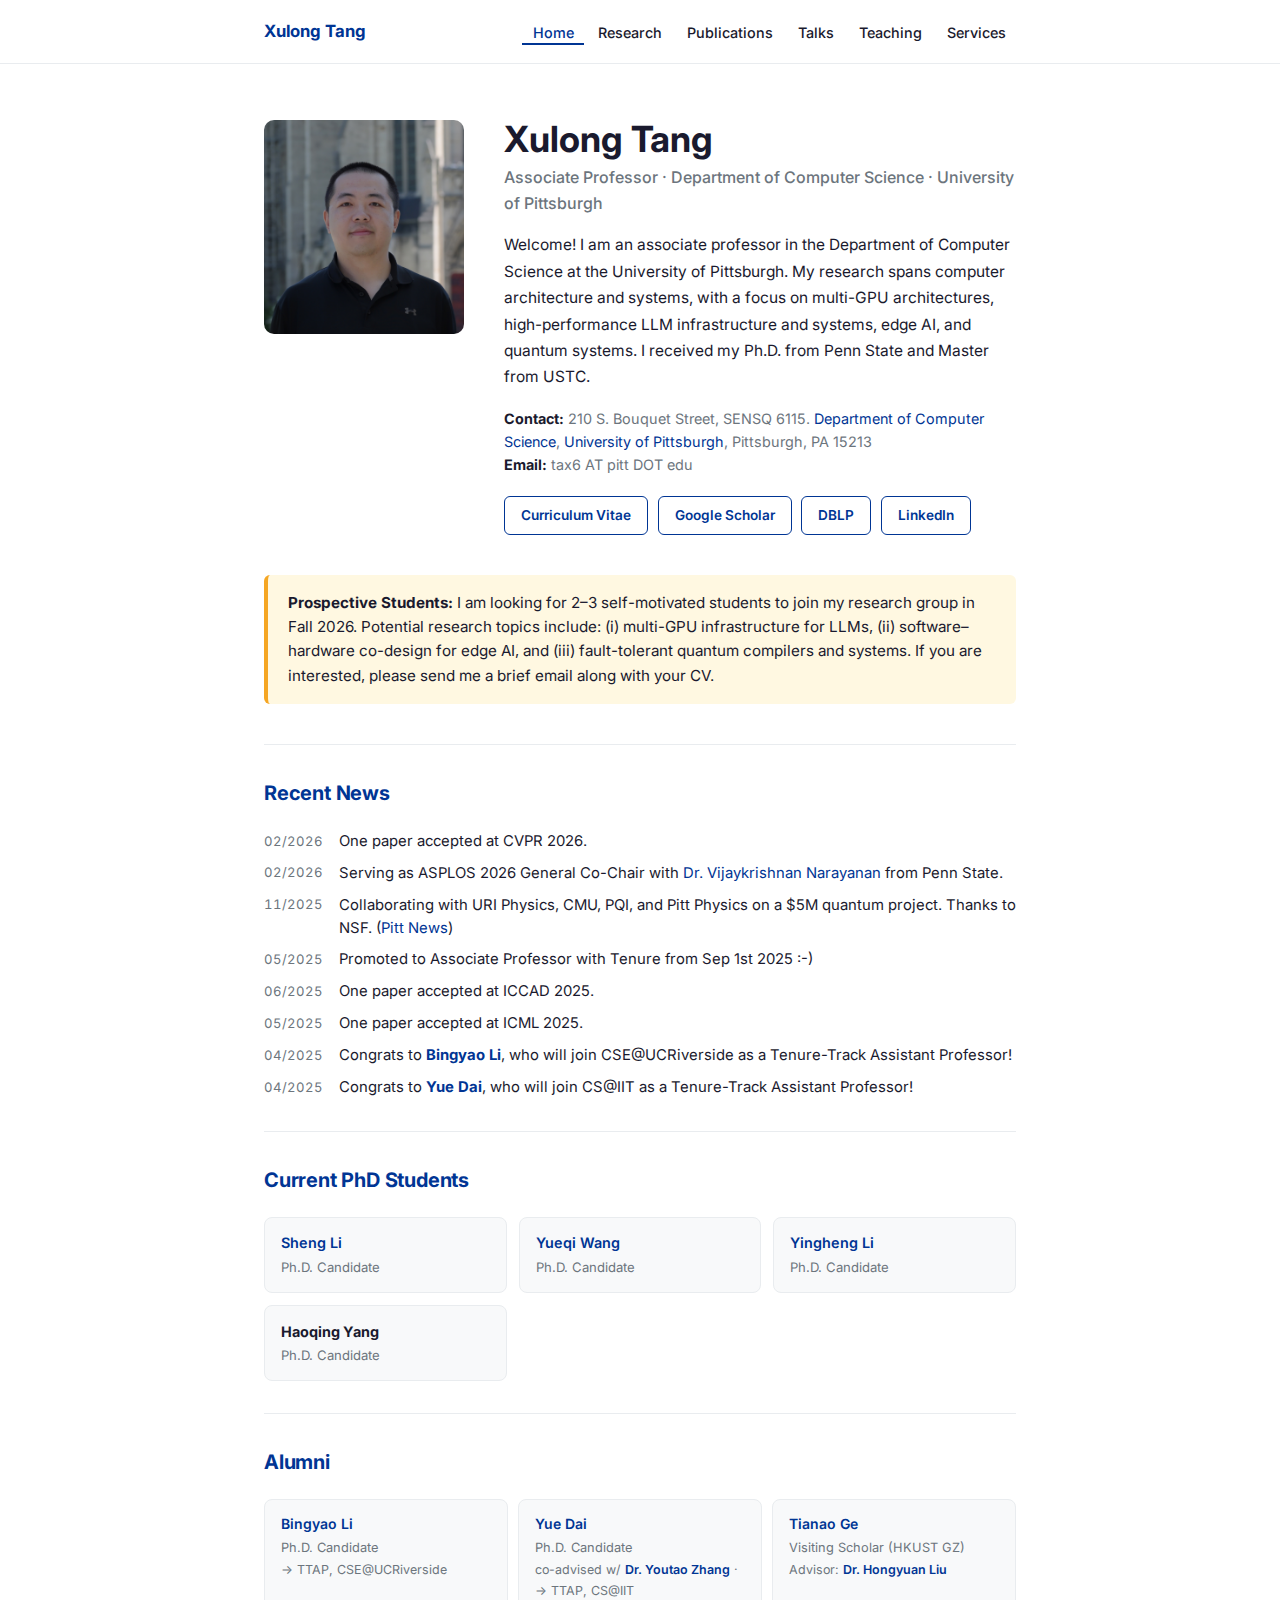
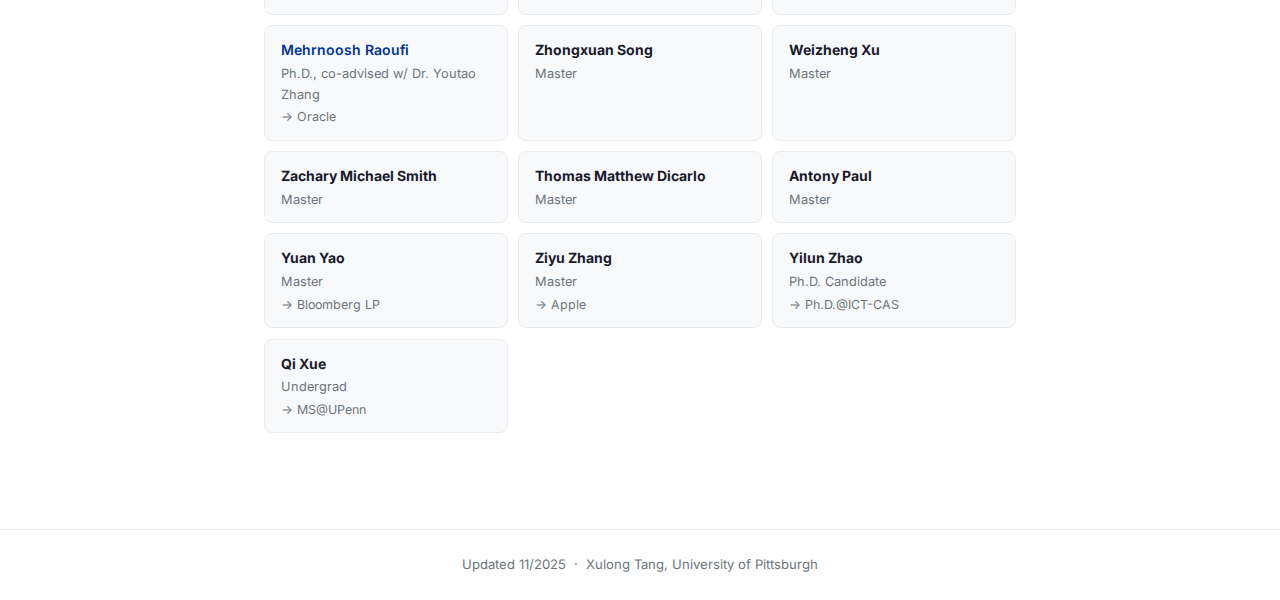
<file: index.html>
<!DOCTYPE html>
<html lang="en">
<head>
  <meta charset="UTF-8">
  <meta name="viewport" content="width=device-width, initial-scale=1.0">
  <title>Xulong Tang</title>
  <meta name="description" content="Xulong Tang — Associate Professor, Computer Science, University of Pittsburgh">
  <meta name="keywords" content="Xulong Tang, computer architecture, GPU, LLM, quantum computing, edge AI, Pitt">
  <link rel="preconnect" href="https://fonts.googleapis.com">
  <link rel="preconnect" href="https://fonts.gstatic.com" crossorigin>
  <link href="https://fonts.googleapis.com/css2?family=Inter:wght@400;500;600;700&display=swap" rel="stylesheet">
  <link rel="stylesheet" href="./css/main.css">
</head>
<body>

<!-- ── Navigation ─────────────────────────────────────────── -->
<nav class="site-nav">
  <div class="nav-inner">
    <a class="nav-brand" href="./index.html">Xulong Tang</a>
    <button class="nav-toggle" aria-label="Toggle navigation">
      <span></span><span></span><span></span>
    </button>
    <ul class="nav-links">
      <li><a href="./index.html">Home</a></li>
      <li><a href="./research.html">Research</a></li>
      <li><a href="./publications.html">Publications</a></li>
      <li><a href="./talks.html">Talks</a></li>
      <li><a href="./teaching.html">Teaching</a></li>
      <li><a href="./services.html">Services</a></li>
    </ul>
  </div>
</nav>

<main>
<div class="container">

  <!-- ── Hero ───────────────────────────────────────────── -->
  <section class="hero">
    <div class="hero-inner">
      <div class="hero-photo">
        <img src="./index_files/photo.jpg" alt="Xulong Tang" width="200">
      </div>
      <div class="hero-content">
        <h1 class="hero-name">Xulong Tang</h1>
        <p class="hero-title">Associate Professor &middot; Department of Computer Science &middot; University of Pittsburgh</p>
        <p class="hero-bio">
          Welcome! I am an associate professor in the Department of Computer Science at the University of Pittsburgh.
          My research spans computer architecture and systems, with a focus on multi-GPU architectures,
          high-performance LLM infrastructure and systems, edge AI, and quantum systems.
          I received my Ph.D. from Penn State and Master from USTC.
        </p>
        <p class="hero-contact">
          <strong>Contact:</strong> 210 S. Bouquet Street, SENSQ 6115.
          <a href="https://cs.pitt.edu/" target="_blank">Department of Computer Science</a>,
          <a href="https://www.pitt.edu/" target="_blank">University of Pittsburgh</a>, Pittsburgh, PA 15213<br>
          <strong>Email:</strong> tax6 AT pitt DOT edu
        </p>
        <div class="hero-links">
          <a class="btn" href="http://xzt102.github.io/XulongTang-Resume.pdf" target="_blank">Curriculum Vitae</a>
          <a class="btn" href="https://scholar.google.com/citations?user=jmjRUi4AAAAJ&hl=en" target="_blank">Google Scholar</a>
          <a class="btn" href="https://dblp.org/pers/hd/t/Tang:Xulong" target="_blank">DBLP</a>
          <a class="btn" href="https://www.linkedin.com/in/xulong-tang-14a6a393" target="_blank">LinkedIn</a>
        </div>
      </div>
    </div>
  </section>

  <!-- ── Recruitment Notice ─────────────────────────────── -->
  <div class="alert">
    <strong>Prospective Students:</strong> I am looking for 2&ndash;3 self-motivated students to join my research group
    in Fall 2026. Potential research topics include: (i)&nbsp;multi-GPU infrastructure for LLMs,
    (ii)&nbsp;software&ndash;hardware co-design for edge AI, and (iii)&nbsp;fault-tolerant quantum compilers and systems.
    If you are interested, please send me a brief email along with your CV.
  </div>

  <!-- ── Recent News ─────────────────────────────────────── -->
  <section class="section">
    <h2 class="section-title">Recent News</h2>
    <ul class="news-list">
      <li>
        <span class="news-date">02/2026</span>
        <span class="news-text">One paper accepted at CVPR 2026.</span>
      </li>
      <li>
        <span class="news-date">02/2026</span>
        <span class="news-text">Serving as ASPLOS 2026 General Co-Chair with
          <a href="https://sites.psu.edu/vijaykrishnannarayanan/" target="_blank">Dr. Vijaykrishnan Narayanan</a> from Penn State.</span>
      </li>
      <li>
        <span class="news-date">11/2025</span>
        <span class="news-text">Collaborating with URI Physics, CMU, PQI, and Pitt Physics on a $5M quantum project. Thanks to NSF.
          (<a href="https://www.cs.pitt.edu/news/sci-faculty-member-participating-5-million-nsf-grant-improve-qubits-and-address-quantum" target="_blank">Pitt News</a>)</span>
      </li>
      <li>
        <span class="news-date">05/2025</span>
        <span class="news-text">Promoted to Associate Professor with Tenure from Sep 1st 2025 :-)</span>
      </li>
      <li>
        <span class="news-date">06/2025</span>
        <span class="news-text">One paper accepted at ICCAD 2025.</span>
      </li>
      <li>
        <span class="news-date">05/2025</span>
        <span class="news-text">One paper accepted at ICML 2025.</span>
      </li>
      <li>
        <span class="news-date">04/2025</span>
        <span class="news-text">Congrats to <strong><a href="https://libingyao.github.io/" target="_blank">Bingyao Li</a></strong>,
          who will join CSE@UCRiverside as a Tenure-Track Assistant Professor!</span>
      </li>
      <li>
        <span class="news-date">04/2025</span>
        <span class="news-text">Congrats to <strong><a href="https://yud42.github.io/" target="_blank">Yue Dai</a></strong>,
          who will join CS@IIT as a Tenure-Track Assistant Professor!</span>
      </li>
    </ul>

    <!-- Older news kept as comments:
    04/2025. One paper accepted ICS 2025.
    03/2025. One paper accepted ISCA 2025.
    02/2025. One paper accepted MLSys 2025.
    01/2025. Two papers accepted ASPLOS 2025.
    01/2025. One paper accepted ICLR 2025.
    11/2024. One paper accepted HPCA 2025.
    09/2024. Serving IEEE Micro Top Picks 2025 vice program chair.
    07/2024. Serving ASPLOS 2025 publication chair.
    07/2024. One paper accepted MICRO 2024.
    05/2024. Two papers accepted ASPLOS 2024 (will be presented at ASPLOS 2025).
    02/2024. Our project on secure recommendation system has been funded by NSF.
    02/2024. Two papers accepted DAC 2024.
    01/2024. One paper accepted ICLR 2024.
    10/2023. One paper accepted HPCA 2024.
    09/2023. One paper accepted ICCD 2023.
    08/2023. NSF funding received on efficient online learning.
    07/2023. Two papers accepted MICRO 2023.
    02/2023. Three papers accepted DAC 2023.
    01/2023. One paper accepted as Spotlight at ICLR 2023.
    10/2022. Three papers accepted HPCA 2023.
    10/2022. One paper accepted NeurIPS 2022.
    09/2022. One paper accepted ECCV 2022.
    09/2022. One paper accepted ICCAD 2022.
    09/2022. One paper accepted ICCD 2022.
    10/2021. One paper accepted HPCA 2022.
    07/2021. One paper accepted MICRO 2021.
    07/2021. Two papers accepted ICCAD 2021.
    07/2021. One paper accepted CODES+ISSS 2021.
    03/2021. One paper accepted SIGMETRICS 2021.
    03/2021. One paper accepted RTAS 2021.
    03/2021. Four DAC-WIP short papers.
    02/2021. Two papers accepted PLDI 2021.
    02/2021. One paper accepted WWW 2021 workshop.
    02/2021. Serving as MICRO 2021 PC member.
    12/2020. One paper accepted AAAI 2021.
    11/2020. One paper accepted PPoPP 2021.
    11/2020. One paper accepted NeurIPS 2020 Workshop.
    10/2020. Serving as PLDI 2021 PC member.
    07/2020. One paper accepted PACT 2020.
    05/2020. NSF FoMR Award. Co-PI. Thanks NSF and Intel!
    05/2020. One paper accepted EMSOFT 2020.
    -->
  </section>

  <!-- ── Current PhD Students ───────────────────────────── -->
  <section class="section">
    <h2 class="section-title">Current PhD Students</h2>
    <div class="card-grid">
      <div class="student-card">
        <div><a href="https://shengli99.github.io/" target="_blank">Sheng Li</a></div>
        <div class="card-role">Ph.D. Candidate</div>
      </div>
      <div class="student-card">
        <div><a href="https://yueqiwang42.github.io/" target="_blank">Yueqi Wang</a></div>
        <div class="card-role">Ph.D. Candidate</div>
      </div>
      <div class="student-card">
        <div><a href="https://pittyhl.github.io/" target="_blank">Yingheng Li</a></div>
        <div class="card-role">Ph.D. Candidate</div>
      </div>
      <div class="student-card">
        <div><strong>Haoqing Yang</strong></div>
        <div class="card-role">Ph.D. Candidate</div>
      </div>
    </div>
  </section>

  <!-- ── Alumni ──────────────────────────────────────────── -->
  <section class="section">
    <h2 class="section-title">Alumni</h2>
    <div class="alumni-grid">
      <div class="alumni-card">
        <div><a href="https://libingyao.github.io/" target="_blank">Bingyao Li</a></div>
        <div class="card-role">Ph.D. Candidate</div>
        <div class="card-note">&rarr; TTAP, CSE@UCRiverside</div>
      </div>
      <div class="alumni-card">
        <div><a href="https://yud42.github.io/" target="_blank">Yue Dai</a></div>
        <div class="card-role">Ph.D. Candidate</div>
        <div class="card-note">co-advised w/ <a href="https://people.cs.pitt.edu/~zhangyt/" target="_blank">Dr. Youtao Zhang</a> &middot; &rarr; TTAP, CS@IIT</div>
      </div>
      <div class="alumni-card">
        <div><a href="https://getianao.github.io/" target="_blank">Tianao Ge</a></div>
        <div class="card-role">Visiting Scholar (HKUST GZ)</div>
        <div class="card-note">Advisor: <a href="https://www.liuhongyuan.com/" target="_blank">Dr. Hongyuan Liu</a></div>
      </div>
      <div class="alumni-card">
        <div><a href="https://mehrnoosh.net/" target="_blank">Mehrnoosh Raoufi</a></div>
        <div class="card-role">Ph.D., co-advised w/ Dr. Youtao Zhang</div>
        <div class="card-note">&rarr; Oracle</div>
      </div>
      <div class="alumni-card">
        <div><strong>Zhongxuan Song</strong></div>
        <div class="card-role">Master</div>
      </div>
      <div class="alumni-card">
        <div><strong>Weizheng Xu</strong></div>
        <div class="card-role">Master</div>
      </div>
      <div class="alumni-card">
        <div><strong>Zachary Michael Smith</strong></div>
        <div class="card-role">Master</div>
      </div>
      <div class="alumni-card">
        <div><strong>Thomas Matthew Dicarlo</strong></div>
        <div class="card-role">Master</div>
      </div>
      <div class="alumni-card">
        <div><strong>Antony Paul</strong></div>
        <div class="card-role">Master</div>
      </div>
      <div class="alumni-card">
        <div><strong>Yuan Yao</strong></div>
        <div class="card-role">Master</div>
        <div class="card-note">&rarr; Bloomberg LP</div>
      </div>
      <div class="alumni-card">
        <div><strong>Ziyu Zhang</strong></div>
        <div class="card-role">Master</div>
        <div class="card-note">&rarr; Apple</div>
      </div>
      <div class="alumni-card">
        <div><strong>Yilun Zhao</strong></div>
        <div class="card-role">Ph.D. Candidate</div>
        <div class="card-note">&rarr; Ph.D.@ICT-CAS</div>
      </div>
      <div class="alumni-card">
        <div><strong>Qi Xue</strong></div>
        <div class="card-role">Undergrad</div>
        <div class="card-note">&rarr; MS@UPenn</div>
      </div>
    </div>
  </section>

</div><!-- .container -->
</main>

<!-- ── Footer ──────────────────────────────────────────────── -->
<footer class="site-footer">
  <div class="container">
    <p>Updated 11/2025 &nbsp;&middot;&nbsp; Xulong Tang, University of Pittsburgh</p>
  </div>
  <!-- Start of StatCounter Code for Default Guide -->
  <script type="text/javascript">
  var sc_project=11124835;
  var sc_invisible=1;
  var sc_security="85cac25a";
  var scJsHost = (("https:" == document.location.protocol) ? "https://secure." : "http://www.");
  document.write("<sc"+"ript type='text/javascript' src='" + scJsHost + "statcounter.com/counter/counter.js'></"+"script>");
  </script>
  <noscript><div class="statcounter"><a title="shopify analytics tool" href="http://statcounter.com/shopify/" target="_blank"><img class="statcounter" src="//c.statcounter.com/11124835/0/85cac25a/1/" alt="shopify analytics tool"></a></div></noscript>
  <!-- End of StatCounter Code for Default Guide -->
</footer>

<script src="./js/nav.js"></script>
</body>
</html>
</file>
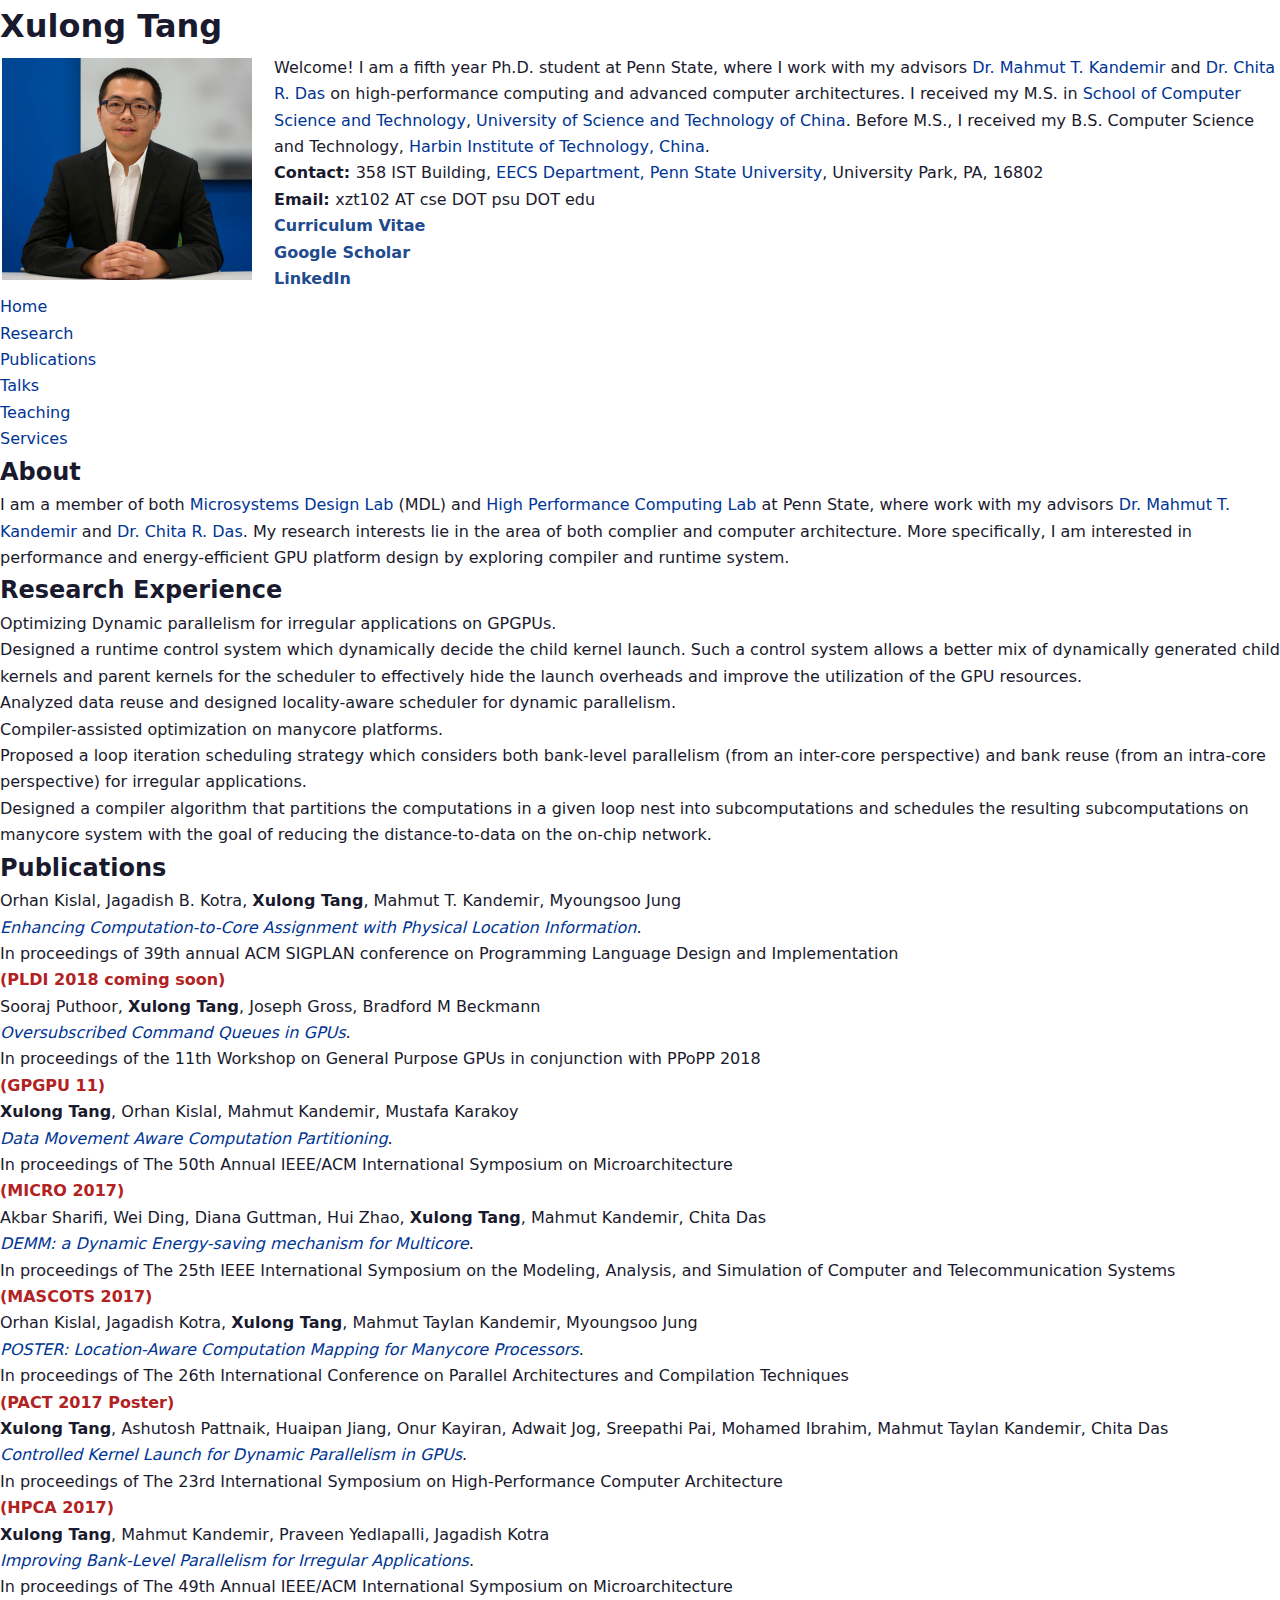
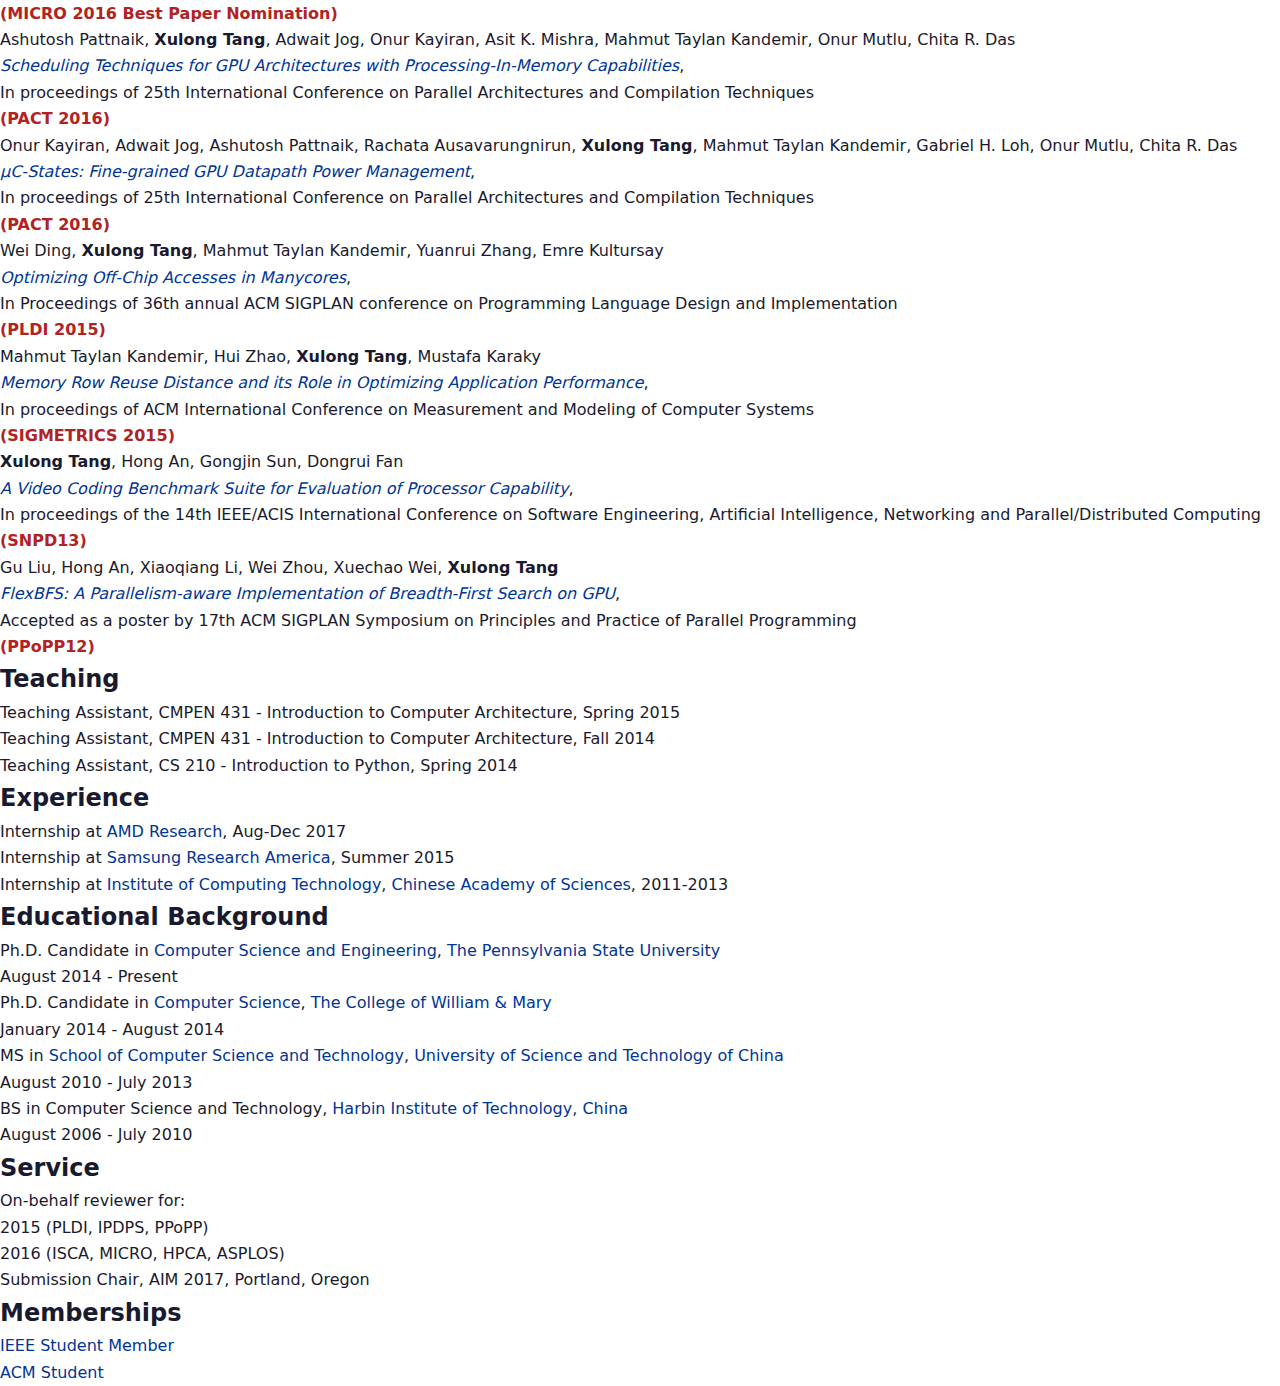
<file: Awards.html>
<!DOCTYPE html>
<!-- saved from url=(0079)file:///E:/Downloads/xzt102.github.io-master/xzt102.github.io-master/index.html -->
<html xmlns="http://www.w3.org/1999/xhtml" xml:lang="en"><head><meta http-equiv="Content-Type" content="text/html; charset=UTF-8">
<meta name="generator" content="jemdoc, see http://jemdoc.jaboc.net/">



<title>Xulong Tang</title>
<meta name="keywords" content="Xulong Tang, Xulong Tang, Penn State">
<link rel="stylesheet" href="./css/main.css" type="text/css">
<title>Xulong Tang</title>
</head>

<body>


<div class="myintro">
<h1>Xulong Tang</h1>
<table class="imgtable"><tbody><tr><td width="270x">
<img src="./index_files/DSC_1295 2.png" alt="Xulong Tang" width="250px" height="222px">&nbsp;</td>
<td><p>Welcome! I am a fifth year Ph.D. student at Penn State, where I work with my advisors  <a href="http://www.cse.psu.edu/~kandemir/" target="_blank">Dr. Mahmut T. Kandemir</a> and <a href="http://www.cse.psu.edu/people/das" target="_blank">Dr. Chita R. Das</a> on high-performance computing and advanced computer architectures. I received my M.S. in <a href="http://en.cs.ustc.edu.cn/" target="_blank">School of Computer Science and Technology</a>, <a href="http://en.ustc.edu.cn/" target="_blank">University of Science and Technology of China</a>. Before M.S., I received my B.S. Computer Science and Technology, <a href="http://en.hit.edu.cn/" target="_blank">Harbin Institute of Technology, China</a>. 
</p>
<p><strong>Contact: </strong>
358 IST Building, 
<a href="http://www.cse.psu.edu/" target="_blank">EECS Department,</a> 
<a href="http://www.psu.edu/" target="_blank">Penn State University</a>, University Park, PA, 16802 <br> 
<strong>Email: </strong>
<!-- <img src="./index_files/d45d70aa-1818-11e5-9026-c9066ac20ccc.PNG" alt="" width="170px" height="30px" margin-top="0.5em"> -->
xzt102 AT cse DOT psu DOT edu
 </p>
<div class="links">
<a href="http://xzt102.github.io/XulongTang-Resume.pdf" target="_blank" style="font-weight: bold;color: #224b8d">Curriculum Vitae</a>
</div>
<div class="links">
<a href="https://scholar.google.com/citations?user=jmjRUi4AAAAJ&hl=en" target="_blank" style="font-weight: bold;color: #224b8d">Google Scholar</a>
</div>
<div class="links">
<a href="https://www.linkedin.com/in/xulong-tang-14a6a393" target="_blank" style="font-weight: bold;color: #224b8d">LinkedIn</a> <br>
</div>
</td></tr></tbody></table>

</div>

<ul class="menubar">
  <li class="menubar"><a class="menubar" href="./index.html">Home</a></li>
  <li class="menubar"><a class="menubar" href="./research.html">Research</a></li>
  <li class="menubar"><a class="menubar" href="./publications.html">Publications</a></li>
  <li class="menubar"><a class="menubar" href="./talks.html">Talks</a></li>
  <li class="menubar"><a class="menubar" href="./teaching.html">Teaching</a></li>
  <li class="menubar"><a class="menubar" href="./services.html">Services</a></li>
</ul>

<h2>About</h2>


<p>I am a member of both <a href="http://www.cse.psu.edu/research/mdl" target="_blank"> Microsystems Design Lab</a> (MDL) and <a href="http://www.cse.psu.edu/hpcl/people.html" target="_blank">High Performance Computing Lab</a> at Penn State, where work with my advisors  <a href="http://www.cse.psu.edu/~kandemir/" target="_blank">Dr. Mahmut T. Kandemir</a> and <a href="http://www.cse.psu.edu/people/das" target="_blank">Dr. Chita R. Das</a>. My research interests lie in the area of both complier and computer architecture. More specifically, I am interested in performance and energy-efficient GPU platform design by exploring compiler and runtime system.
  
</p>
<p></p>
<h2>Research Experience</h2>
<p> </p><ul> 
<li>Optimizing Dynamic parallelism for irregular applications on GPGPUs. </li>
	<ul>
	<li>Designed a runtime control system which dynamically decide the child kernel launch. Such a control system allows a better mix of dynamically generated child kernels and parent kernels for the scheduler to effectively hide the launch overheads and improve the utilization of the GPU resources.</li>
	<li>Analyzed data reuse and designed locality-aware scheduler for dynamic parallelism.</li>
	</ul>
<li>Compiler-assisted optimization on manycore platforms. </li>
	<ul>
	<li>Proposed a loop iteration scheduling strategy which considers both bank-level parallelism (from an inter-core perspective) and bank reuse (from an intra-core perspective) for irregular applications.</li>
	<li>Designed a compiler algorithm that partitions the computations in a given loop nest into subcomputations and schedules the resulting subcomputations on manycore system with the goal of reducing the distance-to-data on the on-chip network.</li>
	</ul>
</ul><p></p>

<h2>Publications</h2>

<ul>
<li><p>Orhan Kislal, Jagadish B. Kotra, <b>Xulong Tang</b>, Mahmut T. Kandemir, Myoungsoo Jung<br> <a href="http:" target="_blank"><i>Enhancing Computation-to-Core Assignment with Physical Location Information</i></a>. 
<br>
In proceedings of 39th annual ACM SIGPLAN conference on Programming Language Design and Implementation 
<br><b><span style="color: FireBrick ">(PLDI 2018 coming soon)</span></b><br>
</p>
</li>
</ul>

<ul>
<li><p>Sooraj Puthoor, <b>Xulong Tang</b>, Joseph Gross, Bradford M Beckmann<br> <a href="https://dl.acm.org/citation.cfm?id=3180271" target="_blank"><i>Oversubscribed Command Queues in GPUs</i></a>. 
<br>
In proceedings of the 11th Workshop on General Purpose GPUs in conjunction with PPoPP 2018 
<br><b><span style="color: FireBrick ">(GPGPU 11)</span></b><br>
</p>
</li>
</ul>



<ul>
<li><p><b>Xulong Tang</b>, Orhan Kislal, Mahmut Kandemir, Mustafa Karakoy<br> <a href="http://xzt102.github.io/publications/2017_MICRO_Xulong.pdf" target="_blank"><i>Data Movement Aware Computation Partitioning</i></a>. 
<br>
In proceedings of The 50th Annual IEEE/ACM International Symposium on Microarchitecture 
<br><b><span style="color: FireBrick ">(MICRO 2017)</span></b><br>
</p>
</li>
</ul>


<ul>
<li><p>Akbar Sharifi, Wei Ding, Diana Guttman, Hui Zhao, <b>Xulong Tang</b>, Mahmut Kandemir, Chita Das <br> <a href="http://xzt102.github.io/publications/2017_MASCOTS_Xulong.pdf" target="_blank"><i>DEMM: a Dynamic Energy-saving mechanism for Multicore</i></a>. 
<br>
In proceedings of The 25th IEEE International Symposium on the Modeling, Analysis, and Simulation of Computer and Telecommunication Systems 
<br><b><span style="color: FireBrick ">(MASCOTS 2017)</span></b><br>
</p>
</li>
</ul>

<ul>
<li><p>Orhan Kislal, Jagadish Kotra, <b>Xulong Tang</b>, Mahmut Taylan Kandemir, Myoungsoo Jung <br> <a href="http://xzt102.github.io/publications/2017_PACT_poster_Xulong.pdf" target="_blank"><i>POSTER: Location-Aware Computation Mapping for Manycore Processors</i></a>. 
<br>
In proceedings of The 26th International Conference on Parallel Architectures and Compilation Techniques 
<br><b><span style="color: FireBrick ">(PACT 2017 Poster)</span></b><br>
</p>
</li>
</ul>

<ul>
<li><p><b>Xulong Tang</b>, Ashutosh Pattnaik, Huaipan Jiang, Onur Kayiran, Adwait Jog, Sreepathi Pai, Mohamed Ibrahim, Mahmut Taylan Kandemir, Chita Das <br> <a href="http://xzt102.github.io/publications/2017_HPCA_Xulong.pdf" target="_blank"><i>Controlled Kernel Launch for Dynamic Parallelism in GPUs</i></a>. 
<br>
In proceedings of The 23rd International Symposium on High-Performance Computer Architecture 
<br><b><span style="color: FireBrick ">(HPCA 2017)</span></b><br>
</p>
</li>
</ul>


<ul>
<li><p><b>Xulong Tang</b>, Mahmut Kandemir, Praveen Yedlapalli, Jagadish Kotra <br> <a href="http://xzt102.github.io/publications/2016_MICRO.pdf" target="_blank"><i>Improving Bank-Level Parallelism for Irregular Applications</i></a>.
<br>
In proceedings of The 49th Annual IEEE/ACM International Symposium on Microarchitecture 
<br><b><span style="color: FireBrick ">(MICRO 2016 Best Paper Nomination)</span></b><br>
</p>
</li>
</ul>

<ul>
<li><p>Ashutosh Pattnaik, <b>Xulong Tang</b>, Adwait Jog, Onur Kayiran, Asit K. Mishra, Mahmut Taylan Kandemir, Onur Mutlu, Chita R. Das <br> <a href="http://xzt102.github.io/publications/2016_PACT_Ashutosh.pdf" target="_blank"><i>Scheduling Techniques for GPU Architectures with Processing-In-Memory Capabilities</i></a>, <br>
In proceedings of 25th International Conference on Parallel Architectures and Compilation Techniques 
<br><b><span style="color: FireBrick ">(PACT 2016)</span></b><br> 
</p>
</li>
</ul>

<ul>
<li><p>Onur Kayiran, Adwait Jog, Ashutosh Pattnaik, Rachata Ausavarungnirun, <b>Xulong Tang</b>, Mahmut Taylan Kandemir, Gabriel H. Loh, Onur Mutlu, Chita R. Das <br> <a href="http://xzt102.github.io/publications/2016_PACT_Onur.pdf" target="_blank"><i>µC-States: Fine-grained GPU Datapath Power Management</i></a>, <br>
In proceedings of 25th International Conference on Parallel Architectures and Compilation Techniques 
<br><b><span style="color: FireBrick ">(PACT 2016)</span></b><br> 
</p>
</li>
</ul>

<ul>
<li><p>Wei Ding, <b>Xulong Tang</b>, Mahmut Taylan Kandemir, Yuanrui Zhang, Emre Kultursay <br> <a href="http://xzt102.github.io/publications/2015_PLDI.pdf" target="_blank"><i>Optimizing Off-Chip Accesses in Manycores</i></a>, <br>
In Proceedings of 36th annual ACM SIGPLAN conference on Programming Language Design and Implementation 
<br><b><span style="color: FireBrick ">(PLDI 2015)</span></b><br> 
</p>
</li>
</ul>
<ul>
<li><p>Mahmut Taylan Kandemir, Hui Zhao, <b>Xulong Tang</b>, Mustafa Karaky <br> <a href="http://xzt102.github.io/publications/2015_SIGMETRICS.pdf" target="_blank"><i>Memory Row Reuse Distance and its Role in Optimizing Application Performance</i></a>, <br>
In proceedings of ACM International Conference on Measurement and Modeling of Computer Systems 
<br><b><span style="color: FireBrick ">(SIGMETRICS 2015)</span></b><br> 
</p>
</li>
</ul>

<ul>
<li><p><b>Xulong Tang</b>, Hong An, Gongjin Sun, Dongrui Fan <br> <a href="http://link.springer.com/chapter/10.1007%2F978-3-319-00738-0_8" target="_blank"><i>A Video Coding Benchmark Suite for Evaluation of Processor
Capability</i></a>, <br>
In proceedings of the 14th IEEE/ACIS International Conference on Software Engineering, Artificial Intelligence, Networking and Parallel/Distributed Computing 
<br><b><span style="color: FireBrick ">(SNPD13)</span></b><br> 
</p>
</li>
</ul>

<ul>
<li><p>Gu Liu, Hong An, Xiaoqiang Li, Wei Zhou, Xuechao Wei, <b>Xulong Tang</b><br> <a href="http://xzt102.github.io/publications/2012_PPoPP.pdf" target="_blank"><i>FlexBFS: A Parallelism-aware Implementation of Breadth-First Search on GPU</i></a>, <br>
Accepted as a poster by 17th ACM SIGPLAN Symposium on Principles and Practice
of Parallel Programming
<br><b><span style="color: FireBrick ">(PPoPP12)</span></b><br> 
</p>
</li>
</ul>

<h2>Teaching</h2>
<ul>
<li><p>Teaching Assistant, CMPEN 431 - Introduction to Computer Architecture, Spring 2015 <br></p>
</li>
<li><p>Teaching Assistant, CMPEN 431 - Introduction to Computer Architecture, Fall 2014 <br></p>
</li>
<li><p>Teaching Assistant, CS 210 - Introduction to Python, Spring 2014 <br></p>
</li>
</ul>
<h2>Experience</h2>
<ul>
<li><p>Internship at <a href="https://www.amd.com/en-us/who-we-are/corporate-information/research" target="_blank"> AMD Research</a>, Aug-Dec 2017 <br></p>
</li>
<li><p>Internship at <a href="http://www.sra.samsung.com/" target="_blank"> Samsung Research America</a>, Summer 2015 <br></p>
</li>
<li><p>Internship at <a href="http://english.ict.cas.cn/" target="_blank">Institute of Computing Technology</a>, <a href="http://english.cas.cn/" target="_blank">Chinese Academy of Sciences</a>, 2011-2013 <br></p>
</li>
</ul>

<h2>Educational Background</h2>
<ul>
<li><p>Ph.D. Candidate in <a href="http://www.cse.psu.edu/" target="_blank">Computer Science and Engineering</a>, <a href="http://www.psu.edu/" target="_blank">The Pennsylvania State University</a></p> <p>August 2014 - Present</p>
</li>
<li><p>Ph.D. Candidate in <a href="http://www.wm.edu/as/computerscience/" target="_blank">Computer Science</a>, <a href="https://www.wm.edu/" target="_blank">The College of William &amp; Mary</a></p> <p>January 2014 - August 2014</p>
</li>
<li><p>MS in <a href="http://en.cs.ustc.edu.cn/" target="_blank">School of Computer Science and Technology</a>, <a href="http://en.ustc.edu.cn/" target="_blank">University of Science and Technology of China</a> 
</p> <p>August 2010 - July 2013</p>
</li>
<li><p>BS in Computer Science and Technology, <a href="http://en.hit.edu.cn/" target="_blank">Harbin Institute of Technology, China</a> 
</p> <p>August 2006 - July 2010</p>
</li>
</ul>
<h2>Service</h2>
<ul>
<li><p>On-behalf reviewer for: <br></p>
<ul>
<li><p>2015 (PLDI, IPDPS, PPoPP)</p>
</li>
<li><p>2016 (ISCA, MICRO, HPCA, ASPLOS)</p>
</li>
</ul>
</li><li><p>Submission Chair, AIM 2017, Portland, Oregon <br></p>


</li>
</ul>
<h2>Memberships</h2>
<ul>
<li><p><a href="http://www.ieee.org/" target="_blank">IEEE Student Member</a> <br></p>
</li>
<li><p><a href="http://www.acm.org/" target="_blank">ACM Student</a> <br></p>
</li>
</ul>


<!-- Start of StatCounter Code for Default Guide -->
<script type="text/javascript">
var sc_project=11124835; 
var sc_invisible=1; 
var sc_security="85cac25a"; 
var scJsHost = (("https:" == document.location.protocol) ?
"https://secure." : "http://www.");
document.write("<sc"+"ript type='text/javascript' src='" +
scJsHost+
"statcounter.com/counter/counter.js'></"+"script>");
</script><script type="text/javascript" src="./index_files/counter.js.download"></script>
<noscript><div class="statcounter"><a title="shopify
analytics tool" href="http://statcounter.com/shopify/"
target="_blank"><img class="statcounter"
src="//c.statcounter.com/11124835/0/85cac25a/1/"
alt="shopify analytics tool"></a></div></noscript>
<!-- End of StatCounter Code for Default Guide -->

</body></html>
</file>
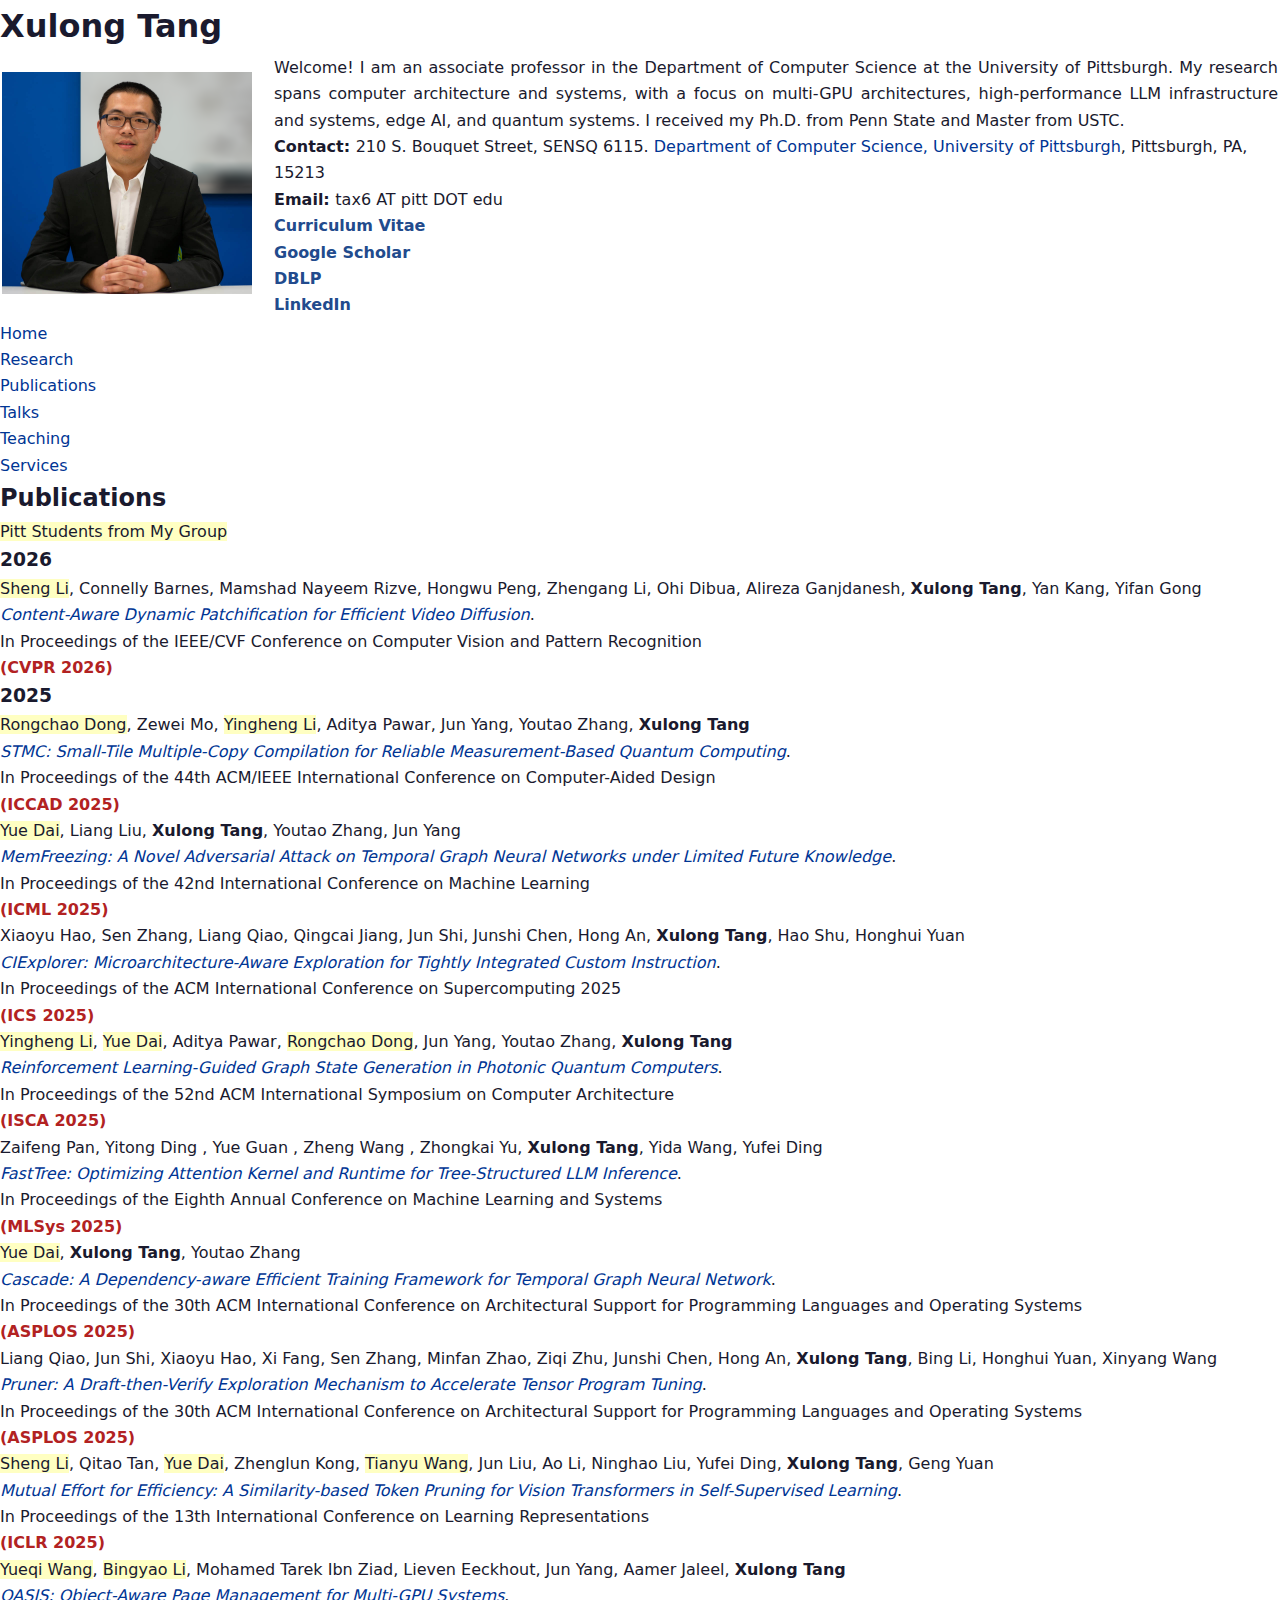
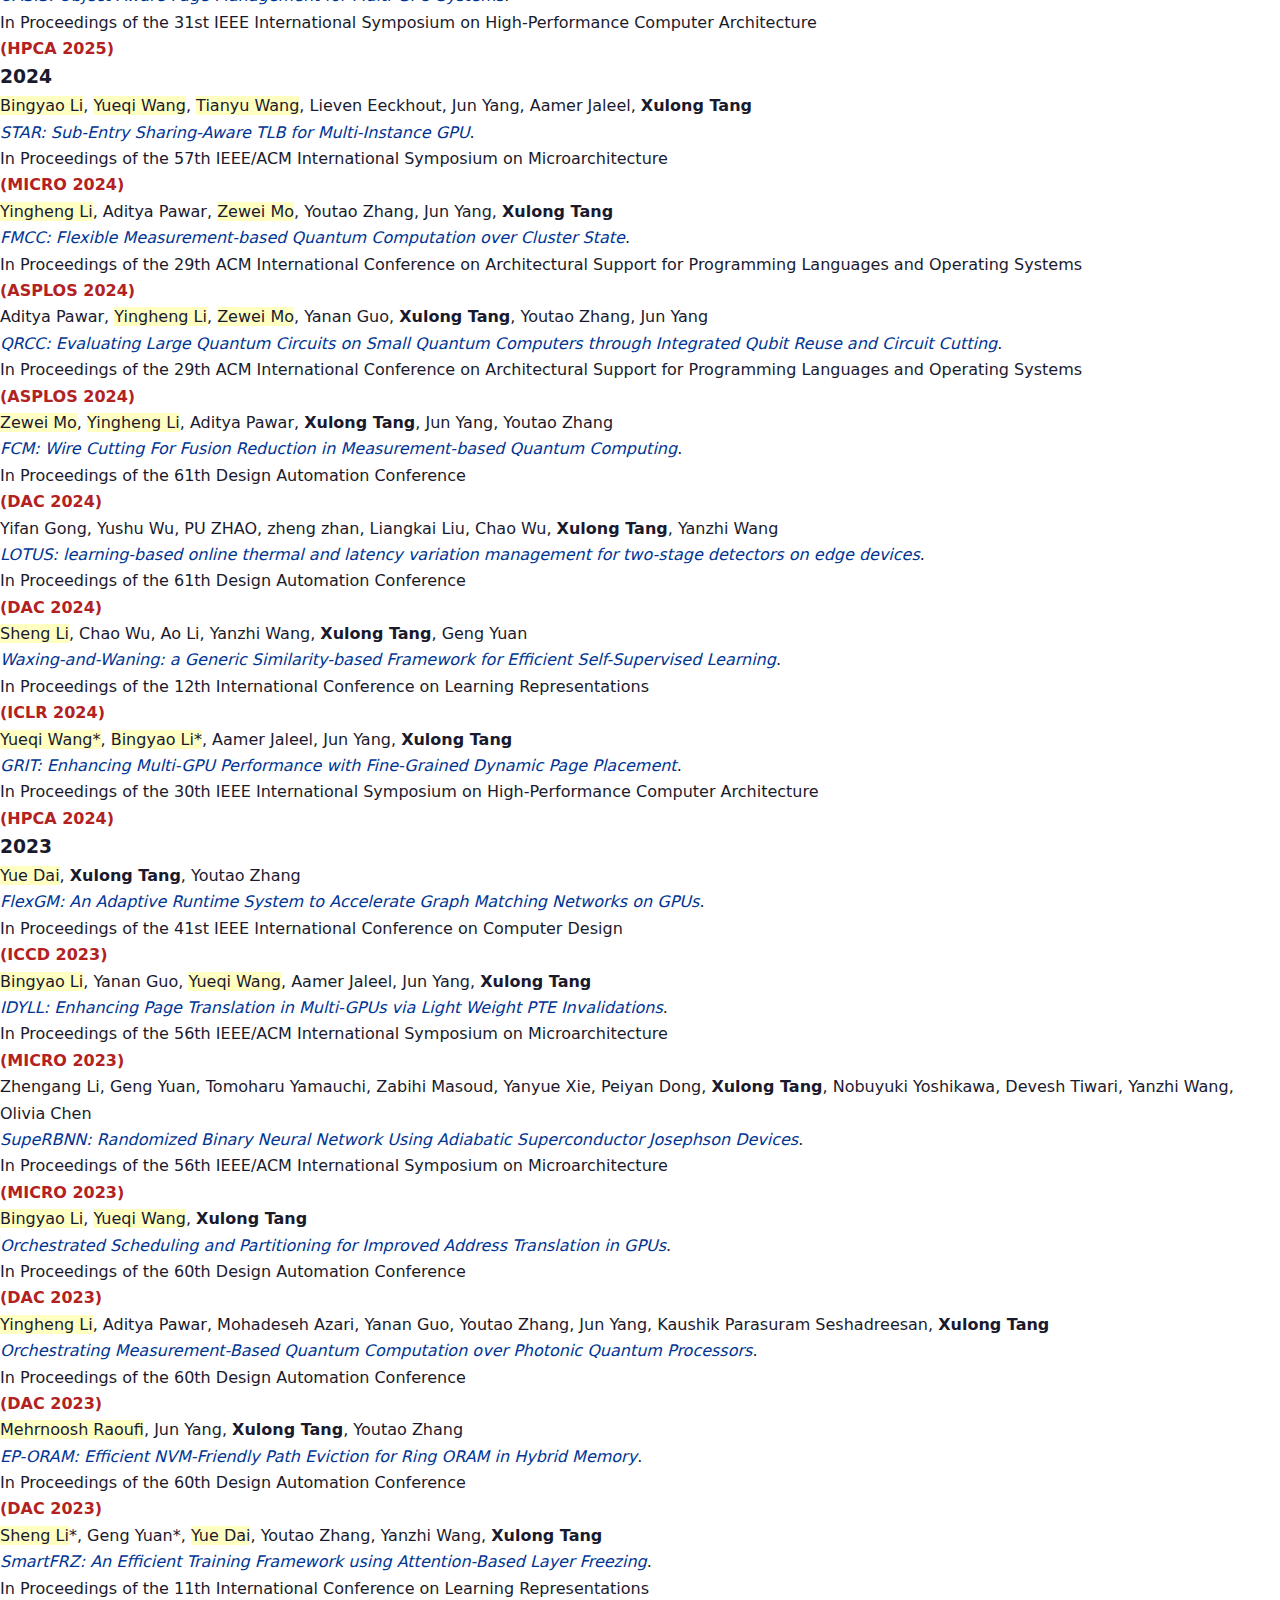
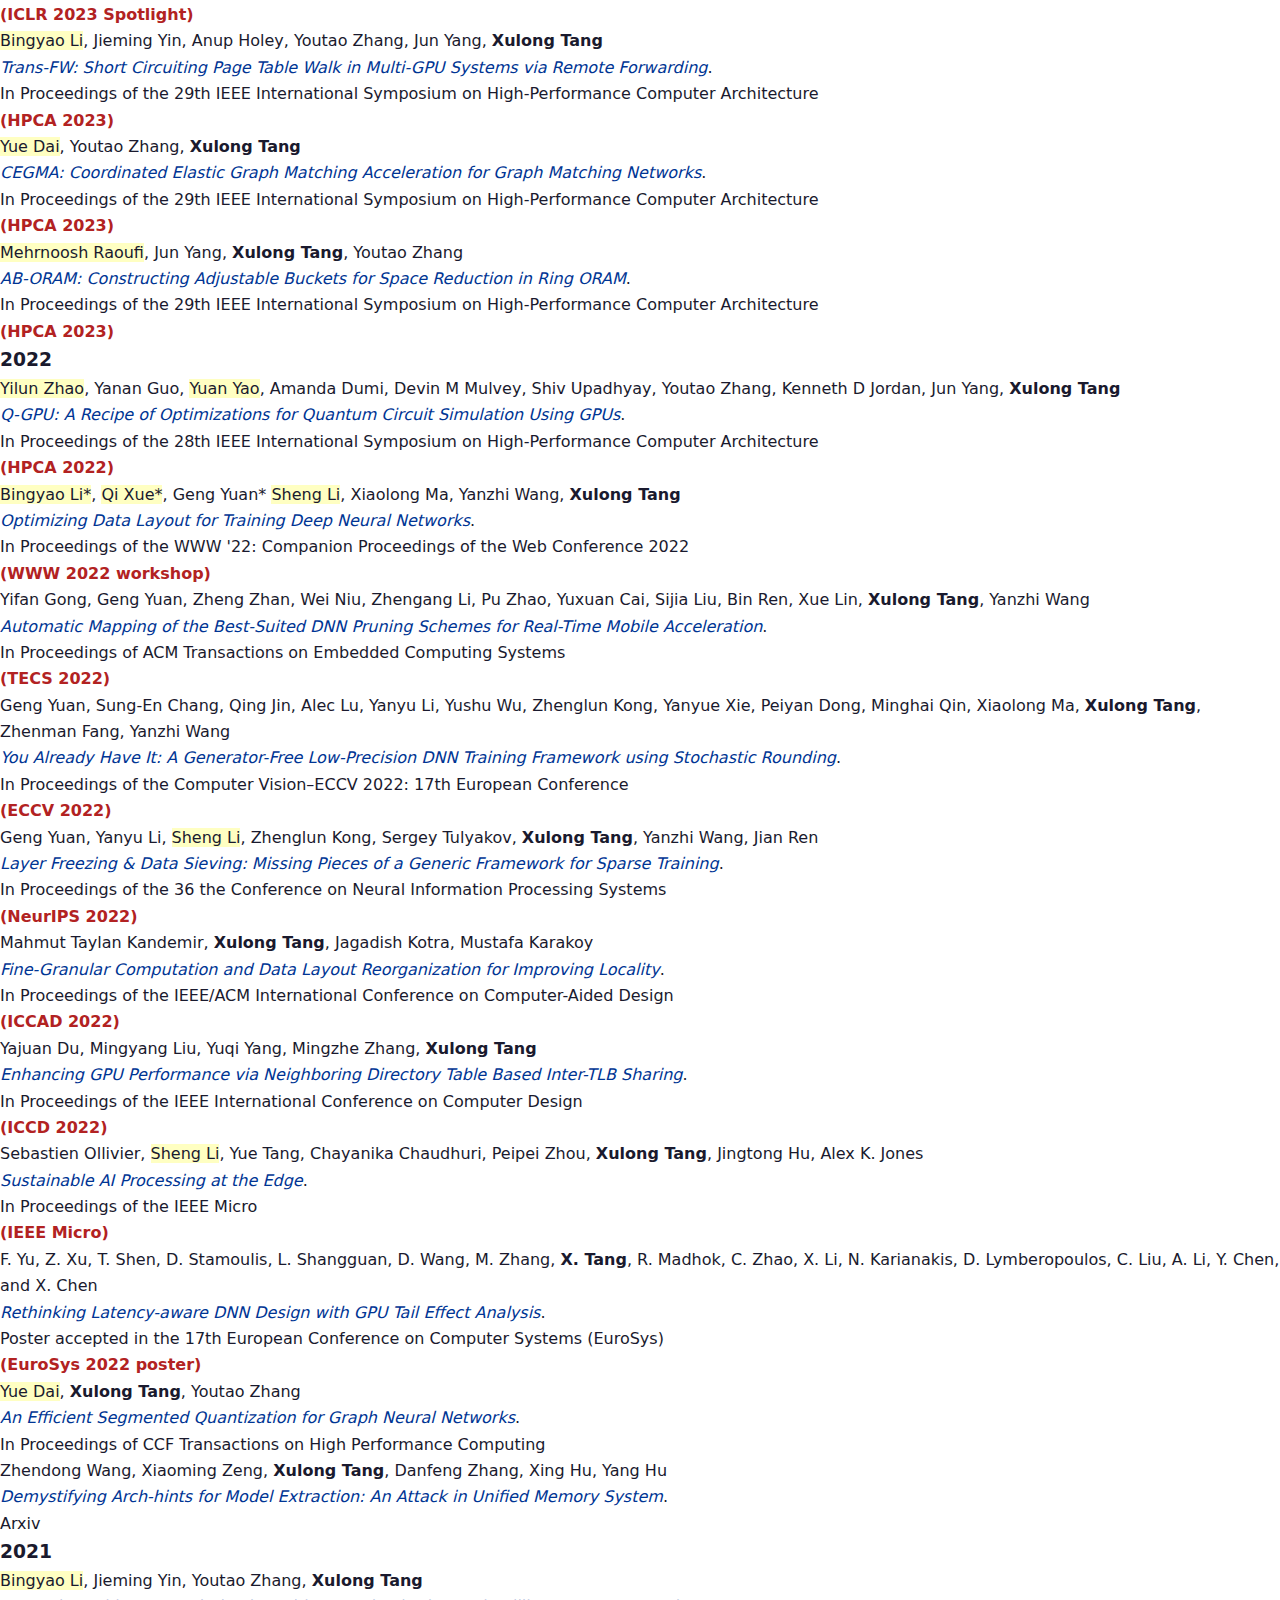
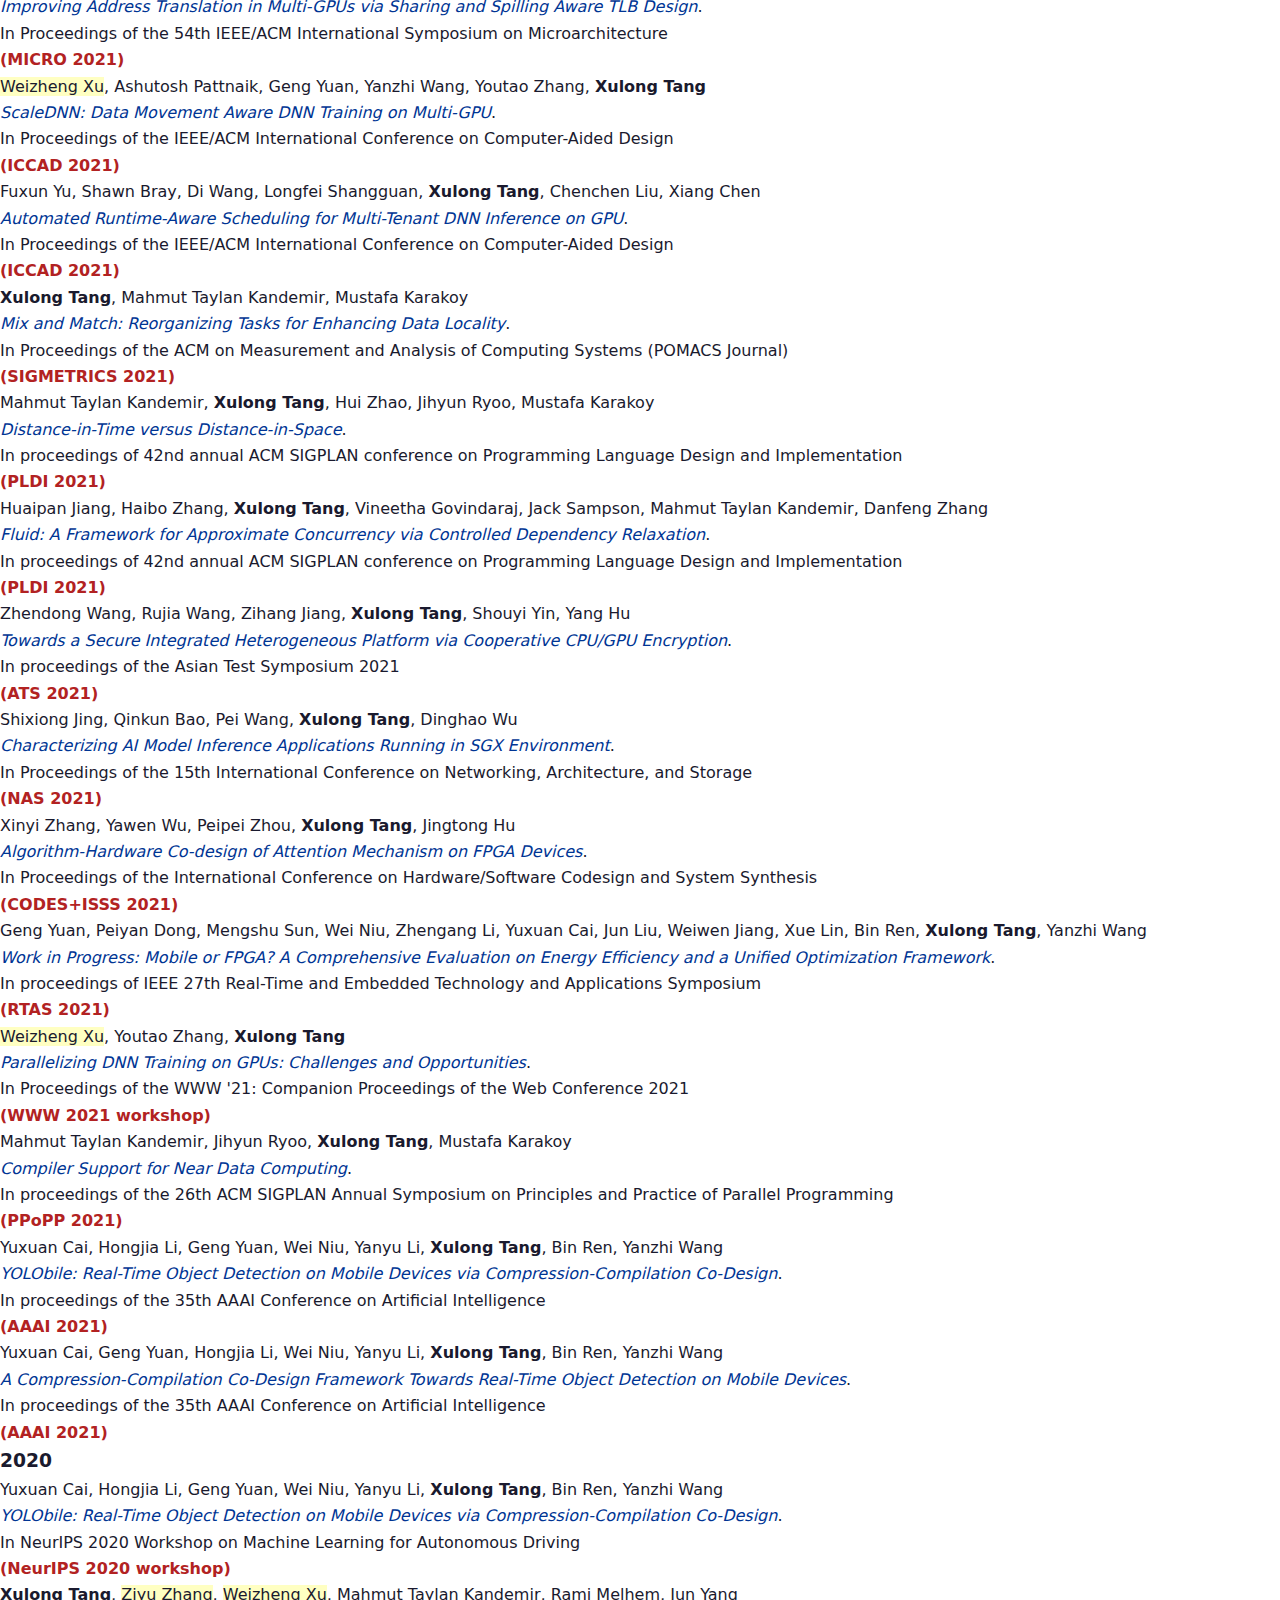
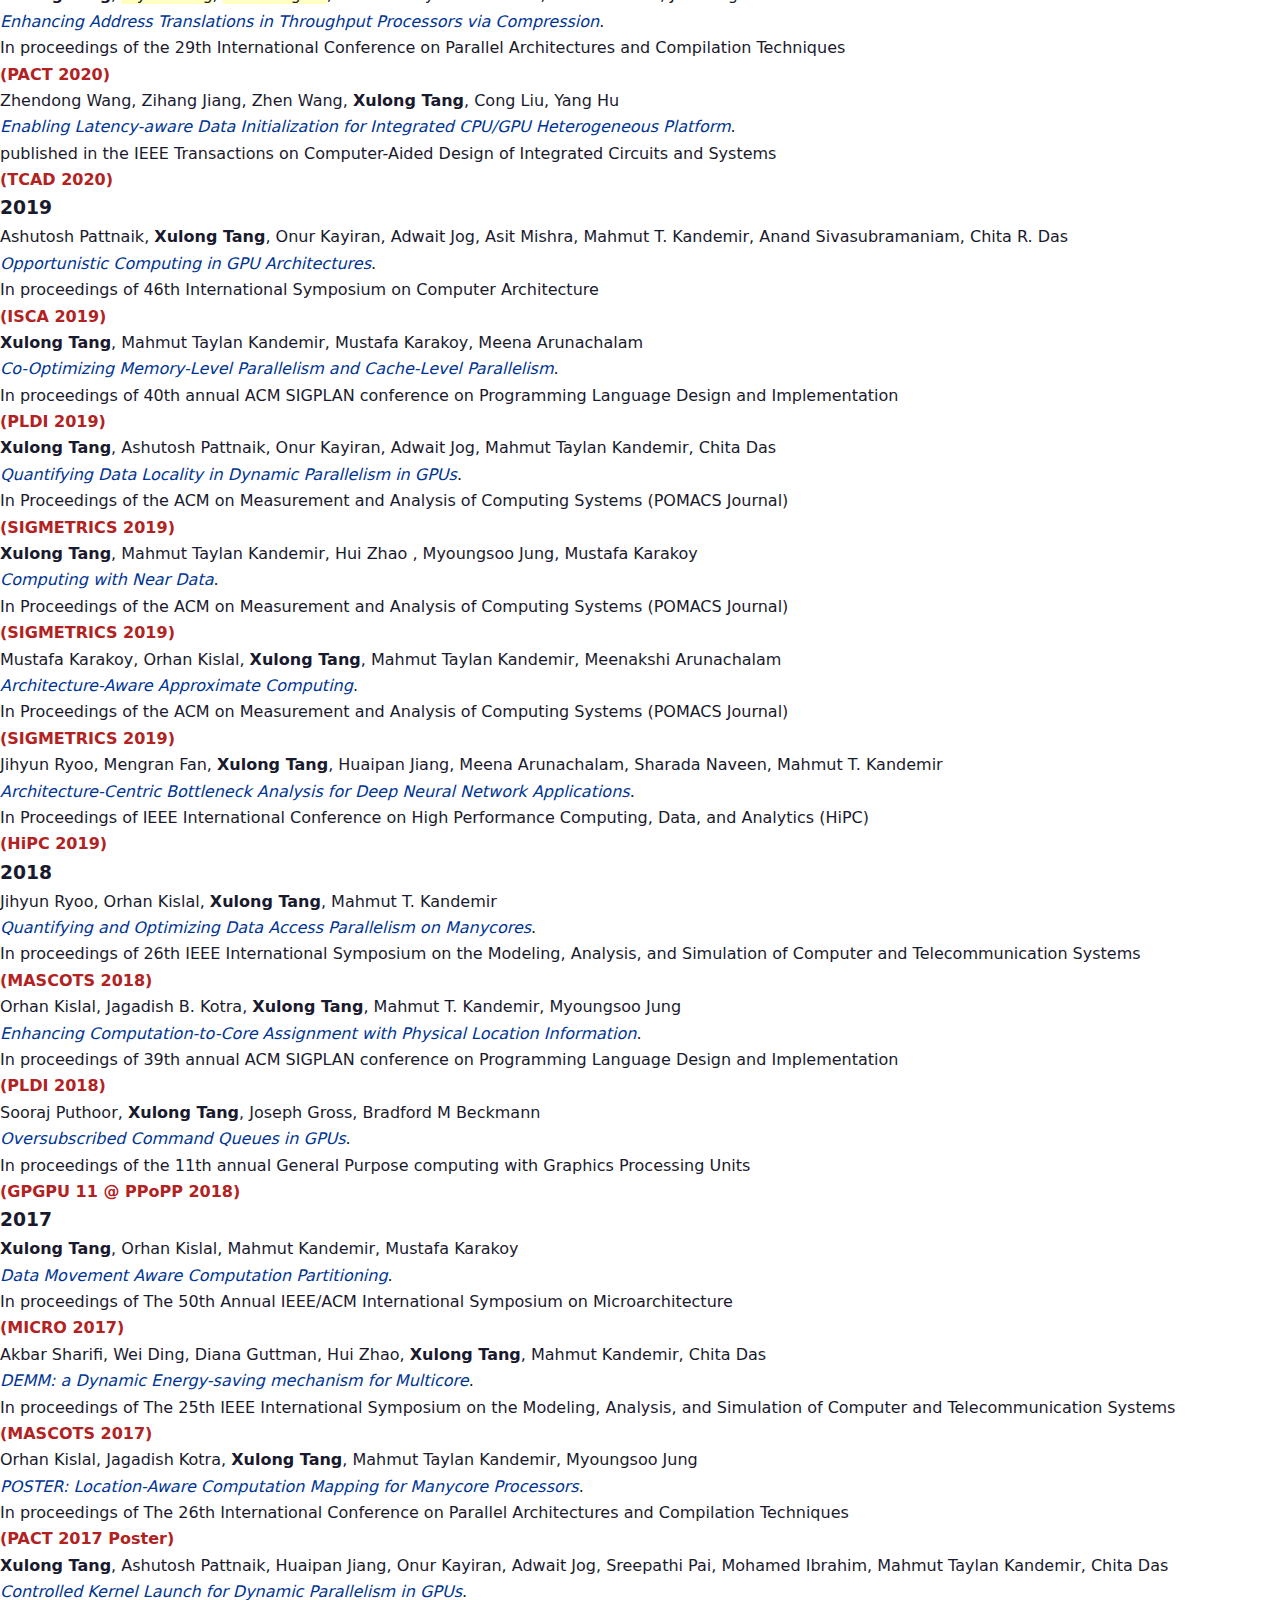
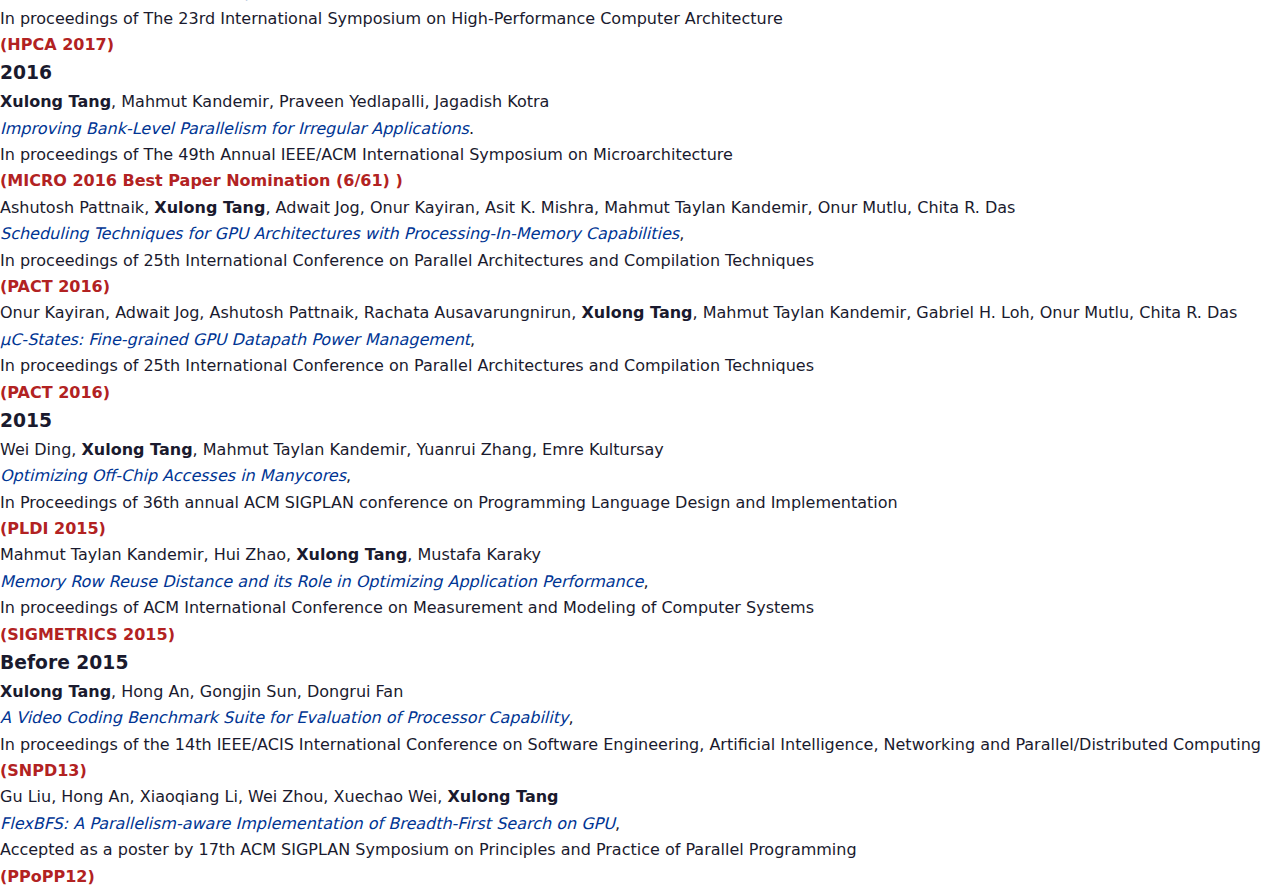
<file: publications.html>
<!DOCTYPE html>
<!-- saved from url=(0079)file:///E:/Downloads/xzt102.github.io-master/xzt102.github.io-master/index.html -->
<html xmlns="http://www.w3.org/1999/xhtml" xml:lang="en"><head><meta http-equiv="Content-Type" content="text/html; charset=UTF-8">
<meta name="generator" content="jemdoc, see http://jemdoc.jaboc.net/">



<title>Xulong Tang</title>
<meta name="keywords" content="Xulong Tang, Xulong Tang, Penn State">
<link rel="stylesheet" href="./css/main.css" type="text/css">
<title>Xulong Tang</title>
</head>

<body>


<div class="myintro">
<h1>Xulong Tang</h1>
<table class="imgtable"><tbody><tr><td width="270x">
<img src="./index_files/DSC_1295 2.png" alt="Xulong Tang" width="250px" height="222px">&nbsp;</td>
<td>
<p align="justify">Welcome! I am an associate professor in the Department of Computer Science at the University of Pittsburgh. My research spans computer architecture and systems, with a focus on multi-GPU architectures, high-performance LLM infrastructure and systems, edge AI, and quantum systems.
I received my Ph.D. from Penn State and Master from USTC. 
</p>
<p><strong>Contact: </strong>
210 S. Bouquet Street, SENSQ 6115.
<a href="https://cs.pitt.edu/" target="_blank">Department of Computer Science,</a> 
<a href="https://www.pitt.edu/" target="_blank">University of Pittsburgh</a>, Pittsburgh, PA, 15213 <br> 
<strong>Email: </strong>
tax6 AT pitt DOT edu
 </p>
<div class="links">
<a href="http://xzt102.github.io/XulongTang-Resume.pdf" target="_blank" style="font-weight: bold;color: #224b8d">Curriculum Vitae</a>
</div>
<div class="links">
<a href="https://scholar.google.com/citations?user=jmjRUi4AAAAJ&hl=en" target="_blank" style="font-weight: bold;color: #224b8d">Google Scholar</a>
</div>
<div class="links">
<a href="https://dblp.org/pers/hd/t/Tang:Xulong" target="_blank" style="font-weight: bold;color: #224b8d">DBLP</a> <br>
</div>
<div class="links">
<a href="https://www.linkedin.com/in/xulong-tang-14a6a393" target="_blank" style="font-weight: bold;color: #224b8d">LinkedIn</a> <br>
</div>
</td></tr></tbody></table>

</div>

<ul class="menubar">
  <li class="menubar"><a class="menubar" style="font-weight: normal;" href="./index.html">Home</a></li>
  <li class="menubar"><a class="menubar" style="font-weight: normal;" href="./research.html">Research</a></li>
  <li class="menubar"><a class="menubar" style="font-weight: normal;" href="./publications.html">Publications</a></li>
  <li class="menubar"><a class="menubar" style="font-weight: normal;" href="./talks.html">Talks</a></li>
  <li class="menubar"><a class="menubar" style="font-weight: normal;" href="./teaching.html">Teaching</a></li>
  <li class="menubar"><a class="menubar" style="font-weight: normal;" href="./services.html">Services</a></li>
</ul>

<h2>Publications</h2>

<p><span style="background-color:#FFFFC2;"> Pitt Students from My Group
</span></p>

<h3>2026</h3>

<ul>
<li><p><span style="background-color:#FFFFC2;">Sheng Li</span>, Connelly Barnes, Mamshad Nayeem Rizve, Hongwu Peng, Zhengang Li, Ohi Dibua, Alireza Ganjdanesh, <b>Xulong Tang</b>, Yan Kang, Yifan Gong<br> <a href="TBA" target="_blank"><i>	
Content-Aware Dynamic Patchification for Efficient Video Diffusion</i></a>. 
<br>
In Proceedings of the IEEE/CVF Conference on Computer Vision and Pattern Recognition <br>
<!--  (Acceptance Ratio: 80/262 = 30%)<br> --><b><span style="color: FireBrick ">(CVPR 2026)</span></b><br>
</p>
</li>
</ul>

 
<h3>2025</h3>


<ul>
<li><p><span style="background-color:#FFFFC2;">Rongchao Dong</span>, Zewei Mo, <span style="background-color:#FFFFC2;">Yingheng Li</span>, Aditya Pawar, Jun Yang, Youtao Zhang, <b>Xulong Tang</b><br> <a href="TBA" target="_blank"><i>  
STMC: Small-Tile Multiple-Copy Compilation for Reliable Measurement-Based Quantum Computing</i></a>. 
<br>
In Proceedings of the 44th ACM/IEEE  International Conference on Computer-Aided Design <br>
<!--  (Acceptance Ratio: 80/262 = 30%)<br> --><b><span style="color: FireBrick ">(ICCAD 2025)</span></b><br>
</p>
</li>
</ul>


<ul>
<li><p><span style="background-color:#FFFFC2;">Yue Dai</span>, Liang Liu, <b>Xulong Tang</b>, Youtao Zhang, Jun Yang<br> <a href="TBA" target="_blank"><i>MemFreezing: A Novel Adversarial Attack on Temporal Graph Neural Networks under Limited Future Knowledge</i></a>. 
<br>
In Proceedings of the 42nd International Conference on Machine Learning<br>
<!--  (Acceptance Ratio: 80/262 = 30%)<br> --><b><span style="color: FireBrick ">(ICML 2025)</span></b><br>
</p>
</li>
</ul>


<ul>
<li><p>Xiaoyu Hao, Sen Zhang, Liang Qiao, Qingcai Jiang, Jun Shi, Junshi Chen, Hong An, <b>Xulong Tang</b>, Hao Shu, Honghui Yuan 
<br> <a href="TBA" target="_blank"><i>  
CIExplorer: Microarchitecture-Aware Exploration for Tightly Integrated Custom Instruction</i></a>. 
<br>
In Proceedings of the ACM International Conference on Supercomputing 2025  <br>
<!--  (Acceptance Ratio: 80/262 = 30%)<br> --><b><span style="color: FireBrick ">(ICS 2025)</span></b><br>
</p>
</li>
</ul>


<ul>
<li><p><span style="background-color:#FFFFC2;">Yingheng Li</span>, <span style="background-color:#FFFFC2;">Yue Dai</span>, Aditya Pawar, <span style="background-color:#FFFFC2;">Rongchao Dong</span>, Jun Yang, Youtao Zhang, <b>Xulong Tang</b><br> <a href="TBA" target="_blank"><i>  
Reinforcement Learning-Guided Graph State Generation in Photonic Quantum Computers</i></a>. 
<br>
In Proceedings of the 52nd ACM  International Symposium on Computer Architecture  <br>
<!--  (Acceptance Ratio: 80/262 = 30%)<br> --><b><span style="color: FireBrick ">(ISCA 2025)</span></b><br>
</p>
</li>
</ul>

<ul>
<li><p>Zaifeng Pan, Yitong Ding , Yue Guan , Zheng Wang , Zhongkai Yu, <b>Xulong Tang</b>, Yida Wang, Yufei Ding<br> <a href="TBA" target="_blank"><i>
FastTree: Optimizing Attention Kernel and Runtime for Tree-Structured LLM Inference</i></a>. 
<br>
In Proceedings of the Eighth Annual Conference on Machine Learning and Systems <br>
<!--  (Acceptance Ratio: 80/262 = 30%)<br> --><b><span style="color: FireBrick ">(MLSys 2025)</span></b><br>
</p>
</li>
</ul>

<ul>
<li><p><span style="background-color:#FFFFC2;">Yue Dai</span>, <b>Xulong Tang</b>, Youtao Zhang<br> <a href="TBA" target="_blank"><i>Cascade: A Dependency-aware Efficient Training Framework for Temporal Graph Neural Network</i></a>. 
<br>
In Proceedings of the 30th ACM International Conference on Architectural Support for Programming Languages and Operating Systems <br>
<!--  (Acceptance Ratio: 80/262 = 30%)<br> --><b><span style="color: FireBrick ">(ASPLOS 2025)</span></b><br>
</p>
</li>
</ul>

<ul>
<li><p>
Liang Qiao, Jun Shi, Xiaoyu Hao, Xi Fang, Sen Zhang, Minfan Zhao, Ziqi Zhu, Junshi Chen, Hong An, <b>Xulong Tang</b>, Bing Li, Honghui Yuan, Xinyang Wang<br> <a href="TBA" target="_blank"><i>Pruner: A Draft-then-Verify Exploration Mechanism to Accelerate Tensor Program Tuning</i></a>. 
<br>
In Proceedings of the 30th ACM International Conference on Architectural Support for Programming Languages and Operating Systems <br>
<!--  (Acceptance Ratio: 80/262 = 30%)<br> --><b><span style="color: FireBrick ">(ASPLOS 2025)</span></b><br>
</p>
</li>
</ul>

<ul>
<li><p><span style="background-color:#FFFFC2;">Sheng Li</span>, Qitao Tan, <span style="background-color:#FFFFC2;">Yue Dai</span>, Zhenglun Kong, <span style="background-color:#FFFFC2;">Tianyu Wang</span>, Jun Liu, Ao Li, Ninghao Liu, Yufei Ding, <b>Xulong Tang</b>, Geng Yuan<br> <a href="TBA" target="_blank"><i>	
Mutual Effort for Efficiency: A Similarity-based Token Pruning for Vision Transformers in Self-Supervised Learning</i></a>. 
<br>
In Proceedings of the 13th International Conference on Learning Representations <br>
<!--  (Acceptance Ratio: 80/262 = 30%)<br> --><b><span style="color: FireBrick ">(ICLR 2025)</span></b><br>
</p>
</li>
</ul>


<ul>
<li><p><span style="background-color:#FFFFC2;">Yueqi Wang</span>, <span style="background-color:#FFFFC2;">Bingyao Li</span>, Mohamed Tarek Ibn Ziad, Lieven Eeckhout, Jun Yang, Aamer Jaleel, <b>Xulong Tang</b><br> <a href="TBA" target="_blank"><i>
OASIS: Object-Aware Page Management for Multi-GPU Systems</i></a>. 
<br>
In Proceedings of the 31st IEEE International Symposium on High-Performance Computer Architecture <br>
<!--  (Acceptance Ratio: 80/262 = 30%)<br> --><b><span style="color: FireBrick ">(HPCA 2025)</span></b><br>
</p>
</li>
</ul>


<h3>2024</h3>


<ul>
<li><p><span style="background-color:#FFFFC2;">Bingyao Li</span>, <span style="background-color:#FFFFC2;">Yueqi Wang</span>, <span style="background-color:#FFFFC2;">Tianyu Wang</span>, Lieven Eeckhout, Jun Yang, Aamer Jaleel,  <b>Xulong Tang</b><br> <a href="TBA" target="_blank"><i>STAR: Sub-Entry Sharing-Aware TLB for Multi-Instance GPU</i></a>. 
<br>
In Proceedings of the 57th IEEE/ACM International Symposium on Microarchitecture <br>
<!--  (Acceptance Ratio: 80/262 = 30%)<br> --><b><span style="color: FireBrick ">(MICRO 2024)</span></b><br>
</p>
</li>
</ul>

<ul>
<li><p><span style="background-color:#FFFFC2;">Yingheng Li</span>, Aditya Pawar, <span style="background-color:#FFFFC2;">Zewei Mo</span>, Youtao Zhang, Jun Yang, <b>Xulong Tang</b><br> <a href="TBA" target="_blank"><i>	
FMCC: Flexible Measurement-based Quantum Computation over Cluster State</i></a>. 
<br>
In Proceedings of the 29th ACM International Conference on Architectural Support for Programming Languages and Operating Systems <br>
<!--  (Acceptance Ratio: 80/262 = 30%)<br> --><b><span style="color: FireBrick ">(ASPLOS 2024)</span></b><br>
</p>
</li>
</ul>

<ul>
<li><p>Aditya Pawar, <span style="background-color:#FFFFC2;">Yingheng Li</span>, <span style="background-color:#FFFFC2;">Zewei Mo</span>, Yanan Guo, <b>Xulong Tang</b>, Youtao Zhang, Jun Yang<br> <a href="TBA" target="_blank"><i>	
QRCC: Evaluating Large Quantum Circuits on Small Quantum Computers through Integrated Qubit Reuse and Circuit Cutting</i></a>. 
<br>
In Proceedings of the 29th ACM International Conference on Architectural Support for Programming Languages and Operating Systems <br>
<!--  (Acceptance Ratio: 80/262 = 30%)<br> --><b><span style="color: FireBrick ">(ASPLOS 2024)</span></b><br>
</p>
</li>
</ul>


<ul>
<li><p><span style="background-color:#FFFFC2;">Zewei Mo</span>, <span style="background-color:#FFFFC2;">Yingheng Li</span>, Aditya Pawar, <b>Xulong Tang</b>, Jun Yang, Youtao Zhang<br> <a href="TBA" target="_blank"><i>	
FCM: Wire Cutting For Fusion Reduction in Measurement-based Quantum Computing</i></a>. 
<br>
In Proceedings of the 61th Design Automation Conference <br>
<!--  (Acceptance Ratio: 80/262 = 30%)<br> --><b><span style="color: FireBrick ">(DAC 2024)</span></b><br>
</p>
</li>
</ul>

<ul>
<li><p>Yifan Gong, Yushu Wu, PU ZHAO, zheng zhan, Liangkai Liu, Chao Wu, <b>Xulong Tang</b>, Yanzhi Wang<br> <a href="TBA" target="_blank"><i>	
LOTUS: learning-based online thermal and latency variation management for two-stage detectors on edge devices</i></a>. 
<br>
In Proceedings of the 61th Design Automation Conference <br>
<!--  (Acceptance Ratio: 80/262 = 30%)<br> --><b><span style="color: FireBrick ">(DAC 2024)</span></b><br>
</p>
</li>
</ul>

<ul>
<li><p><span style="background-color:#FFFFC2;">Sheng Li</span>, Chao Wu, Ao Li, Yanzhi Wang, <b>Xulong Tang</b>, Geng Yuan<br> <a href="TBA" target="_blank"><i>	
Waxing-and-Waning: a Generic Similarity-based Framework for Efficient Self-Supervised Learning</i></a>. 
<br>
In Proceedings of the 12th International Conference on Learning Representations <br>
<!--  (Acceptance Ratio: 80/262 = 30%)<br> --><b><span style="color: FireBrick ">(ICLR 2024)</span></b><br>
</p>
</li>
</ul>

<ul>
<li><p><span style="background-color:#FFFFC2;">Yueqi Wang*</span>, <span style="background-color:#FFFFC2;">Bingyao Li*</span>, Aamer Jaleel, Jun Yang, <b>Xulong Tang</b><br> <a href="TBA" target="_blank"><i>GRIT: Enhancing Multi-GPU Performance with Fine-Grained Dynamic Page Placement</i></a>. 
<br>
In Proceedings of the 30th IEEE International Symposium on High-Performance Computer Architecture <br>
<!--  (Acceptance Ratio: 80/262 = 30%)<br> --><b><span style="color: FireBrick ">(HPCA 2024)</span></b><br>
</p>
</li>
</ul>

<h3>2023</h3>

<ul>
<li><p><span style="background-color:#FFFFC2;">Yue Dai</span>, <b>Xulong Tang</b>, Youtao Zhang<br> <a href="TBA" target="_blank"><i>FlexGM: An Adaptive Runtime System to Accelerate Graph Matching Networks on GPUs</i></a>. 
<br>
In Proceedings of the 41st IEEE International Conference on Computer Design<br>
<!--  (Acceptance Ratio: 80/262 = 30%)<br> --><b><span style="color: FireBrick ">(ICCD 2023)</span></b><br>
</p>
</li>
</ul>

<ul>
<li><p><span style="background-color:#FFFFC2;">Bingyao Li</span>, Yanan Guo, <span style="background-color:#FFFFC2;">Yueqi Wang</span>, Aamer Jaleel, Jun Yang, <b>Xulong Tang</b><br> <a href="TBA" target="_blank"><i>IDYLL: Enhancing Page Translation in Multi-GPUs via Light Weight PTE Invalidations</i></a>. 
<br>
In Proceedings of the 56th IEEE/ACM International Symposium on Microarchitecture <br>
<!--  (Acceptance Ratio: 80/262 = 30%)<br> --><b><span style="color: FireBrick ">(MICRO 2023)</span></b><br>
</p>
</li>
</ul>

<ul>
<li><p>Zhengang Li, Geng Yuan, Tomoharu Yamauchi, Zabihi Masoud, Yanyue Xie, Peiyan Dong, <b>Xulong Tang</b>, Nobuyuki Yoshikawa, Devesh Tiwari, Yanzhi Wang, Olivia Chen<br> <a href="TBA" target="_blank"><i>SupeRBNN: Randomized Binary Neural Network Using Adiabatic Superconductor Josephson Devices</i></a>. 
<br>
In Proceedings of the 56th IEEE/ACM International Symposium on Microarchitecture <br>
<!--  (Acceptance Ratio: 80/262 = 30%)<br> --><b><span style="color: FireBrick ">(MICRO 2023)</span></b><br>
</p>
</li>
</ul>


<ul>
<li><p><span style="background-color:#FFFFC2;">Bingyao Li</span>, <span style="background-color:#FFFFC2;">Yueqi Wang</span>, <b>Xulong Tang</b><br> <a href="TBA" target="_blank"><i>Orchestrated Scheduling and Partitioning for Improved Address Translation in GPUs</i></a>. 
<br>
In Proceedings of the 60th Design Automation Conference <br>
<!--  (Acceptance Ratio: 80/262 = 30%)<br> --><b><span style="color: FireBrick ">(DAC 2023)</span></b><br>
</p>
</li>
</ul>

<ul>
<li><p><span style="background-color:#FFFFC2;">Yingheng Li</span>, Aditya Pawar, Mohadeseh Azari, Yanan Guo, Youtao Zhang, Jun Yang, Kaushik Parasuram Seshadreesan, <b>Xulong Tang</b><br> <a href="TBA" target="_blank"><i>Orchestrating Measurement-Based Quantum Computation over Photonic Quantum Processors</i></a>. 
<br>
In Proceedings of the 60th Design Automation Conference <br>
<!--  (Acceptance Ratio: 80/262 = 30%)<br> --><b><span style="color: FireBrick ">(DAC 2023)</span></b><br>
</p>
</li>
</ul>

<ul>
<li><p><span style="background-color:#FFFFC2;">Mehrnoosh Raoufi</span>, Jun Yang, <b>Xulong Tang</b>, Youtao Zhang<br> <a href="TBA" target="_blank"><i>EP-ORAM: Efficient NVM-Friendly Path Eviction for Ring ORAM in Hybrid Memory</i></a>. 
<br>
In Proceedings of the 60th Design Automation Conference <br>
<!--  (Acceptance Ratio: 80/262 = 30%)<br> --><b><span style="color: FireBrick ">(DAC 2023)</span></b><br>
</p>
</li>
</ul>



<ul>
<li><p><span style="background-color:#FFFFC2;">Sheng Li</span>*, Geng Yuan*, <span style="background-color:#FFFFC2;">Yue Dai</span>, Youtao Zhang, Yanzhi Wang, <b>Xulong Tang</b><br> <a href="TBA" target="_blank"><i>SmartFRZ: An Efficient Training Framework using Attention-Based Layer Freezing</i></a>. 
<br>
In Proceedings of the 11th International Conference on Learning Representations <br>
<!--  (Acceptance Ratio: 80/262 = 30%)<br> --><b><span style="color: FireBrick ">(ICLR 2023 Spotlight)</span></b><br>
</p>
</li>
</ul>

<ul>
<li><p><span style="background-color:#FFFFC2;">Bingyao Li</span>, Jieming Yin, Anup Holey, Youtao Zhang, Jun Yang, <b>Xulong Tang</b><br> <a href="TBA" target="_blank"><i>Trans-FW: Short Circuiting Page Table Walk in Multi-GPU Systems via Remote Forwarding</i></a>. 
<br>
In Proceedings of the 29th IEEE International Symposium on High-Performance Computer Architecture <br>
<!--  (Acceptance Ratio: 80/262 = 30%)<br> --><b><span style="color: FireBrick ">(HPCA 2023)</span></b><br>
</p>
</li>
</ul>

<ul>
<li><p><span style="background-color:#FFFFC2;">Yue Dai</span>, Youtao Zhang, <b>Xulong Tang</b><br> <a href="TBA" target="_blank"><i>CEGMA: Coordinated Elastic Graph Matching Acceleration for Graph Matching Networks</i></a>. 
<br>
In Proceedings of the 29th IEEE International Symposium on High-Performance Computer Architecture <br>
<!--  (Acceptance Ratio: 80/262 = 30%)<br> --><b><span style="color: FireBrick ">(HPCA 2023)</span></b><br>
</p>
</li>
</ul>

<ul>
<li><p><span style="background-color:#FFFFC2;">Mehrnoosh Raoufi</span>, Jun Yang, <b>Xulong Tang</b>, Youtao Zhang<br> <a href="TBA" target="_blank"><i>AB-ORAM: Constructing Adjustable Buckets for Space Reduction in Ring ORAM</i></a>. 
<br>
In Proceedings of the 29th IEEE International Symposium on High-Performance Computer Architecture <br>
<!--  (Acceptance Ratio: 80/262 = 30%)<br> --><b><span style="color: FireBrick ">(HPCA 2023)</span></b><br>
</p>
</li>
</ul>

<h3>2022</h3>

<ul>
<li><p><span style="background-color:#FFFFC2;">Yilun Zhao</span>, Yanan Guo, <span style="background-color:#FFFFC2;">Yuan Yao</span>, Amanda Dumi, Devin M Mulvey, Shiv Upadhyay, Youtao Zhang, Kenneth D Jordan, Jun Yang, <b>Xulong Tang</b><br> <a href="TBA" target="_blank"><i>Q-GPU: A Recipe of Optimizations for Quantum Circuit Simulation Using GPUs</i></a>. 
<br>
In Proceedings of the 28th IEEE International Symposium on High-Performance Computer Architecture <br>
<!--  (Acceptance Ratio: 80/262 = 30%)<br> --><b><span style="color: FireBrick ">(HPCA 2022)</span></b><br>
</p>
</li>
</ul>

<ul>
<li><p><span style="background-color:#FFFFC2;">Bingyao Li*</span>, <span style="background-color:#FFFFC2;">Qi Xue*</span>, Geng Yuan* <span style="background-color:#FFFFC2;">Sheng Li</span>, Xiaolong Ma, Yanzhi Wang, <b>Xulong Tang</b><br> <a href="TBA" target="_blank"><i>Optimizing Data Layout for Training Deep Neural Networks</i></a>. 
<br>
In Proceedings of the WWW '22: Companion Proceedings of the Web Conference 2022
<br><b><span style="color: FireBrick ">(WWW 2022 workshop)</span></b><br>
</p>
</li>
</ul>

<ul>
<li><p> Yifan Gong, Geng Yuan, Zheng Zhan, Wei Niu, Zhengang Li, Pu Zhao, Yuxuan Cai, Sijia Liu, Bin Ren, Xue Lin, <b>Xulong Tang</b>, Yanzhi Wang<br> <a href="TBA" target="_blank"><i>Automatic Mapping of the Best-Suited DNN Pruning Schemes for Real-Time Mobile Acceleration</i></a>. 
<br>
In Proceedings of ACM Transactions on Embedded Computing Systems  <br>
<!--  (Acceptance Ratio: 80/262 = 30%)<br> --><b><span style="color: FireBrick ">(TECS 2022)</span></b><br>
</p>
</li>
</ul>

<ul>
<li><p> Geng Yuan, Sung-En Chang, Qing Jin, Alec Lu, Yanyu Li, Yushu Wu, Zhenglun Kong, Yanyue Xie, Peiyan Dong, Minghai Qin, Xiaolong Ma, <b>Xulong Tang</b>, Zhenman Fang, Yanzhi Wang<br> <a href="TBA" target="_blank"><i>You Already Have It: A Generator-Free Low-Precision DNN Training Framework using Stochastic Rounding</i></a>. 
<br>
In Proceedings of the Computer Vision–ECCV 2022: 17th European Conference  <br>
<!--  (Acceptance Ratio: 80/262 = 30%)<br> --><b><span style="color: FireBrick ">(ECCV 2022)</span></b><br>
</p>
</li>
</ul>

<ul>
<li><p> Geng Yuan, Yanyu Li, <span style="background-color:#FFFFC2;">Sheng Li</span>, Zhenglun Kong, Sergey Tulyakov, <b>Xulong Tang</b>,  Yanzhi Wang, Jian Ren<br> <a href="TBA" target="_blank"><i>Layer Freezing & Data Sieving: Missing Pieces of a Generic Framework for Sparse Training</i></a>. 
<br>
In Proceedings of the 36 the  Conference on Neural Information Processing Systems <br>
<!--  (Acceptance Ratio: 80/262 = 30%)<br> --><b><span style="color: FireBrick ">(NeurIPS 2022)</span></b><br>
</p>
</li>
</ul>

<ul>
<li><p> Mahmut Taylan Kandemir, <b>Xulong Tang</b>, Jagadish Kotra, Mustafa Karakoy<br> <a href="TBA" target="_blank"><i>Fine-Granular Computation and Data Layout Reorganization for Improving Locality</i></a>. 
<br>
In Proceedings of the IEEE/ACM International Conference on Computer-Aided Design<br>
<!-- (Acceptance Ratio: 15/124 = 12.1%)
<br> --><b><span style="color: FireBrick ">(ICCAD 2022)</span></b><br>
</p>
</li>
</ul>

<ul>
<li><p> Yajuan Du, Mingyang Liu, Yuqi Yang, Mingzhe Zhang, <b>Xulong Tang</b><br> <a href="TBA" target="_blank"><i>Enhancing GPU Performance via Neighboring Directory Table Based Inter-TLB Sharing</i></a>. 
<br>
In Proceedings of the IEEE International Conference on Computer Design<br>
<!-- (Acceptance Ratio: 15/124 = 12.1%)
<br> --><b><span style="color: FireBrick ">(ICCD 2022)</span></b><br>
</p>
</li>
</ul>

<ul>
<li><p> Sebastien Ollivier, <span style="background-color:#FFFFC2;">Sheng Li</span>, Yue Tang, Chayanika Chaudhuri, Peipei Zhou, <b>Xulong Tang</b>, Jingtong Hu, Alex K. Jones<br> <a href="TBA" target="_blank"><i>Sustainable AI Processing at the Edge</i></a>. 
<br>
In Proceedings of the IEEE Micro<br>
<!-- (Acceptance Ratio: 15/124 = 12.1%)
<br> --><b><span style="color: FireBrick ">(IEEE Micro)</span></b><br>
</p>
</li>
</ul>

<ul>
<li><p> F. Yu, Z. Xu, T. Shen, D. Stamoulis, L. Shangguan, D. Wang, M. Zhang, <b>X. Tang</b>, R. Madhok, C. Zhao, X. Li, N. Karianakis, D. Lymberopoulos, C. Liu, A. Li, Y. Chen, and X. Chen<br> <a href="TBA" target="_blank"><i>Rethinking Latency-aware DNN Design with GPU Tail Effect Analysis</i></a>. 
<br>
Poster accepted in the 17th European Conference on Computer Systems (EuroSys)<br>
<!-- (Acceptance Ratio: 15/124 = 12.1%)
<br> --><b><span style="color: FireBrick ">(EuroSys 2022 poster)</span></b><br>
</p>
</li>
</ul>

<ul>
<li><p> <span style="background-color:#FFFFC2;">Yue Dai</span>, <b>Xulong Tang</b>, Youtao Zhang<br> <a href="TBA" target="_blank"><i>An Efficient Segmented Quantization for Graph Neural Networks</i></a>. 
<br>
In Proceedings of CCF Transactions on High Performance Computing<br>
<!-- (Acceptance Ratio: 15/124 = 12.1%)
<br> -->
<!-- <b><span style="color: FireBrick ">(ICCD 2022)</span></b><br> -->
</p>
</li>
</ul>

<ul>
<li><p> Zhendong Wang, Xiaoming Zeng, <b>Xulong Tang</b>, Danfeng Zhang, Xing Hu, Yang Hu<br> <a href="TBA" target="_blank"><i>Demystifying Arch-hints for Model Extraction: An Attack in Unified Memory System</i></a>. 
<br>
Arxiv<br>
<!-- (Acceptance Ratio: 15/124 = 12.1%)
<br> -->
<!-- <b><span style="color: FireBrick ">(ICCD 2022)</span></b><br> -->
</p>
</li>
</ul>



<h3>2021</h3>

<ul>
<li><p><span style="background-color:#FFFFC2;">Bingyao Li</span>, Jieming Yin, Youtao Zhang, <b>Xulong Tang</b><br> <a href="http://xzt102.github.io/publications/2021_MICRO_TLB.pdf" target="_blank"><i>Improving Address Translation in Multi-GPUs via Sharing and Spilling Aware TLB Design</i></a>. 
<br>
In Proceedings of the 54th IEEE/ACM International Symposium on Microarchitecture<br>
<!-- (Acceptance Ratio: 94/430 = 21.8%)
<br> --><b><span style="color: FireBrick ">(MICRO 2021)</span></b><br>
</p>
</li>
</ul>
<ul>
<li><p><span style="background-color:#FFFFC2;">Weizheng Xu</span>, Ashutosh Pattnaik, Geng Yuan, Yanzhi Wang, Youtao Zhang, <b>Xulong Tang</b><br> <a href="TBA" target="_blank"><i>ScaleDNN: Data Movement Aware DNN Training on Multi-GPU</i></a>. 
<br>
In Proceedings of the IEEE/ACM International Conference on Computer-Aided Design<br>
<!-- (Acceptance Ratio: 121/514 = 23.5%)
<br> --><b><span style="color: FireBrick ">(ICCAD 2021)</span></b><br>
</p>
</li>
</ul>
<ul>
<li><p>Fuxun Yu, Shawn Bray, Di Wang, Longfei Shangguan, <b>Xulong Tang</b>, Chenchen Liu, Xiang Chen<br> <a href="TBA" target="_blank"><i>Automated Runtime-Aware Scheduling for Multi-Tenant DNN Inference on GPU</i></a>. 
<br>
In Proceedings of the IEEE/ACM International Conference on Computer-Aided Design<br>
<!-- (Acceptance Ratio: 121/514 = 23.5%)
<br> --><b><span style="color: FireBrick ">(ICCAD 2021)</span></b><br>
</p>
</li>
</ul>

<ul>
<li><p><b>Xulong Tang</b>, Mahmut Taylan Kandemir, Mustafa Karakoy<br> <a href="http://xzt102.github.io/publications/2021_SIG.pdf" target="_blank"><i>Mix and Match: Reorganizing Tasks for Enhancing Data Locality</i></a>. 
<br>
In Proceedings of the ACM on Measurement and Analysis of Computing Systems (POMACS Journal)<br>
<!-- (Acceptance Ratio: 15/124 = 12.1%)
<br> --><b><span style="color: FireBrick ">(SIGMETRICS 2021)</span></b><br>
</p>
</li>
</ul>

<ul>
<li><p>Mahmut Taylan Kandemir, <b>Xulong Tang</b>, Hui Zhao, Jihyun Ryoo, Mustafa Karakoy<br> <a href="http://xzt102.github.io/publications/2021_PLDI_DITDIS.pdf" target="_blank"><i>Distance-in-Time versus Distance-in-Space</i></a>. 
<br>
In proceedings of 42nd annual ACM SIGPLAN conference on Programming Language Design and Implementation<br>
<!-- (Acceptance Ratio: 87/320 = 27%)
<br> --><b><span style="color: FireBrick ">(PLDI 2021)</span></b><br>
</p>
</li>
</ul>

<ul>
<li><p>Huaipan Jiang, Haibo Zhang, <b>Xulong Tang</b>, Vineetha Govindaraj, Jack Sampson, Mahmut Taylan Kandemir, Danfeng Zhang<br> <a href="http://xzt102.github.io/publications/2021_PLDI_FLUID.pdf" target="_blank"><i>Fluid: A Framework for Approximate Concurrency via Controlled Dependency Relaxation</i></a>. 
<br>
In proceedings of 42nd annual ACM SIGPLAN conference on Programming Language Design and Implementation<br>
<!-- (Acceptance Ratio: 87/320 = 27%)
<br> --><b><span style="color: FireBrick ">(PLDI 2021)</span></b><br>
</p>
</li>
</ul>

<ul>
<li><p>Zhendong Wang, Rujia Wang, Zihang Jiang, <b>Xulong Tang</b>, Shouyi Yin, Yang Hu<br> <a href="TBA" target="_blank"><i>Towards a Secure Integrated Heterogeneous Platform via Cooperative CPU/GPU Encryption</i></a>. 
<br>
In proceedings of the Asian Test Symposium 2021<br>
<!-- (Acceptance Ratio: 87/320 = 27%)
<br> --><b><span style="color: FireBrick ">(ATS 2021)</span></b><br>
</p>
</li>
</ul>

<ul>
<li><p>Shixiong Jing, Qinkun Bao, Pei Wang, <b>Xulong Tang</b>, Dinghao Wu<br> <a href="TBA" target="_blank"><i>Characterizing AI Model Inference Applications Running in SGX Environment</i></a>. 
<br>
In Proceedings of the 15th International Conference on Networking, Architecture, and Storage
<br><b><span style="color: FireBrick ">(NAS 2021)</span></b><br>
</p>
</li>
</ul>

<ul>
<li><p>Xinyi Zhang, Yawen Wu, Peipei Zhou, <b>Xulong Tang</b>, Jingtong Hu<br> <a href="TBA" target="_blank"><i>Algorithm-Hardware Co-design of Attention Mechanism on FPGA Devices</i></a>. 
<br>
In Proceedings of the  International Conference on Hardware/Software Codesign and System Synthesis
<br><b><span style="color: FireBrick ">(CODES+ISSS 2021)</span></b><br>
</p>
</li>
</ul>

<ul>
<li><p>Geng Yuan, Peiyan Dong, Mengshu Sun, Wei Niu, Zhengang Li, Yuxuan Cai, Jun Liu, Weiwen Jiang, Xue Lin, Bin Ren, <b>Xulong Tang</b>, Yanzhi Wang<br> <a href="https://ieeexplore.ieee.org/abstract/document/9470459" target="_blank"><i>Work in Progress: Mobile or FPGA? A Comprehensive Evaluation on Energy Efficiency and a Unified Optimization Framework</i></a>. 
<br>
In proceedings of IEEE 27th Real-Time and Embedded Technology and Applications Symposium
<br><b><span style="color: FireBrick ">(RTAS 2021)</span></b><br>
</p>
</li>
</ul>


<ul>
<li><p><span style="background-color:#FFFFC2;">Weizheng Xu</span>, Youtao Zhang, <b>Xulong Tang</b><br> <a href="http://xzt102.github.io/publications/2021_WWW.pdf" target="_blank"><i>Parallelizing DNN Training on GPUs: Challenges and Opportunities</i></a>. 
<br>
In Proceedings of the WWW '21: Companion Proceedings of the Web Conference 2021
<br><b><span style="color: FireBrick ">(WWW 2021 workshop)</span></b><br>
</p>
</li>
</ul>

<ul>
<li><p>Mahmut Taylan Kandemir, Jihyun Ryoo, <b>Xulong Tang</b>, Mustafa Karakoy<br> <a href="http://xzt102.github.io/publications/2021_PPoPP.pdf" target="_blank"><i>Compiler Support for Near Data Computing</i></a>. 
<br>
In proceedings of the 26th ACM SIGPLAN Annual Symposium on Principles and Practice of Parallel Programming<br>
<!-- (Acceptance Ratio: 48/150 = 32%)
<br> --><b><span style="color: FireBrick ">(PPoPP 2021)</span></b><br>
</p>
</li>
</ul>


<ul>
<li><p>Yuxuan Cai, Hongjia Li, Geng Yuan, Wei Niu, Yanyu Li, <b>Xulong Tang</b>, Bin Ren, Yanzhi Wang<br> <a href="https://arxiv.org/abs/2009.05697" target="_blank"><i>YOLObile: Real-Time Object Detection on Mobile Devices via Compression-Compilation Co-Design</i></a>. 
<br>
In proceedings of the 35th AAAI Conference on Artificial Intelligence<br>
<!-- (Acceptance Ratio: 20.9%)
<br> --><b><span style="color: FireBrick ">(AAAI 2021)</span></b><br>
</p>
</li>
</ul>


<ul>
<li><p>Yuxuan Cai, Geng Yuan, Hongjia Li,  Wei Niu, Yanyu Li, <b>Xulong Tang</b>, Bin Ren, Yanzhi Wang<br> <a href="http://xzt102.github.io/publications/2021_AAAI_DEMO.pdf" target="_blank"><i>A Compression-Compilation Co-Design Framework Towards Real-Time Object Detection on Mobile Devices</i></a>. 
<br>
In proceedings of the 35th AAAI Conference on Artificial Intelligence
<br><b><span style="color: FireBrick ">(AAAI 2021)</span></b><br>
</p>
</li>
</ul>




<h3>2020</h3>

<ul>
<li><p>Yuxuan Cai, Hongjia Li, Geng Yuan, Wei Niu, Yanyu Li, <b>Xulong Tang</b>, Bin Ren, Yanzhi Wang<br> <a href="TBA" target="_blank"><i>YOLObile: Real-Time Object Detection on Mobile Devices via Compression-Compilation Co-Design</i></a>. 
<br>
In NeurIPS 2020 Workshop on Machine Learning for Autonomous Driving
<br><b><span style="color: FireBrick ">(NeurIPS 2020 workshop)</span></b><br>
</p>
</li>
</ul>

<ul>
<li><p><b>Xulong Tang</b>, <span style="background-color:#FFFFC2;">Ziyu Zhang</span>, <span style="background-color:#FFFFC2;">Weizheng Xu</span>, Mahmut Taylan Kandemir, Rami Melhem, Jun Yang<br> <a href="http://xzt102.github.io/publications/2020_PACT_Xulong.pdf" target="_blank"><i>Enhancing
Address Translations in Throughput Processors via Compression</i></a>. 
<br>
In proceedings of the 29th International Conference on Parallel Architectures and Compilation Techniques<br>
<!-- (Acceptance Ratio: 35/135 = 25.9%)
<br> --><b><span style="color: FireBrick ">(PACT 2020)</span></b><br>
</p>
</li>
</ul>

<ul>
<li><p>Zhendong Wang, Zihang Jiang, Zhen Wang, <b>Xulong Tang</b>, Cong Liu, Yang Hu<br> <a href="http://xzt102.github.io/publications/2020_TCAD_Zhendong.pdf" target="_blank"><i>Enabling Latency-aware
Data Initialization for Integrated CPU/GPU Heterogeneous Platform</i></a>. 
<br>
published in the IEEE Transactions on Computer-Aided Design of Integrated Circuits and Systems
<br><b><span style="color: FireBrick ">(TCAD 2020)</span></b><br>
</p>
</li>
</ul>


<h3>2019</h3>

<ul>
<li><p>Ashutosh Pattnaik, <b>Xulong Tang</b>, Onur Kayiran, Adwait Jog, Asit Mishra, Mahmut T. Kandemir, Anand Sivasubramaniam, Chita R. Das<br> <a href="http://xzt102.github.io/publications/2019_ISCA_Ashutosh.pdf" target="_blank"><i>Opportunistic Computing in GPU Architectures</i></a>. 
<br>
In proceedings of 46th International Symposium on Computer Architecture <br>
<!-- (Acceptance Ratio: 62/365 = 16.9%)
<br> --><b><span style="color: FireBrick ">(ISCA 2019)</span></b><br>
</p>
</li>
</ul>


<ul>
<li><p><b>Xulong Tang</b>, Mahmut Taylan Kandemir, Mustafa Karakoy, Meena Arunachalam<br> <a href="http://xzt102.github.io/publications/2019_PLDI_Xulong.pdf" target="_blank"><i>Co-Optimizing Memory-Level Parallelism and Cache-Level Parallelism</i></a>. 
<br>
In proceedings of 40th annual ACM SIGPLAN conference on Programming Language Design and Implementation <br>
<!-- (Acceptance Ratio: 76/274 = 27.7%)
<br> --><b><span style="color: FireBrick ">(PLDI 2019)</span></b><br>
</p>
</li>
</ul>


<ul>
<li><p><b>Xulong Tang</b>, Ashutosh Pattnaik, Onur Kayiran, Adwait Jog, Mahmut Taylan Kandemir, Chita Das<br> <a href="http://xzt102.github.io/publications/2019_SIGMETRICS_2_Xulong.pdf" target="_blank"><i>Quantifying Data Locality in Dynamic Parallelism in GPUs</i></a>. 
<br>
In Proceedings of the ACM on Measurement and Analysis of Computing Systems (POMACS Journal)<br>
<!-- (Acceptance Ratio: 6/67 = 8.9%)
<br> --><b><span style="color: FireBrick ">(SIGMETRICS 2019)</span></b><br>
</p>
</li>
</ul>


<ul>
<li><p><b>Xulong Tang</b>, Mahmut Taylan Kandemir, Hui Zhao , Myoungsoo Jung, Mustafa Karakoy<br> <a href="http://xzt102.github.io/publications/2019_SIGMETRICS_1_Xulong.pdf" target="_blank"><i>Computing with Near Data</i></a>. 
<br>
In Proceedings of the ACM on Measurement and Analysis of Computing Systems (POMACS Journal)<br>
<!-- (Acceptance Ratio: 6/67 = 8.9%)
<br> --><b><span style="color: FireBrick ">(SIGMETRICS 2019)</span></b><br>
</p>
</li>
</ul>

<ul>
<li><p>Mustafa Karakoy, Orhan Kislal, <b>Xulong Tang</b>, Mahmut Taylan Kandemir, Meenakshi Arunachalam<br> <a href="http://xzt102.github.io/publications/2019_SIGMETRICS_3_Xulong.pdf" target="_blank"><i>Architecture-Aware Approximate Computing</i></a>. 
<br>
In Proceedings of the ACM on Measurement and Analysis of Computing Systems (POMACS Journal)<br>
<!-- (Acceptance Ratio: 23/127 = 18.1%)
<br> --><b><span style="color: FireBrick ">(SIGMETRICS 2019)</span></b><br>
</p>
</li>
</ul>

<ul>
<li><p>Jihyun Ryoo, Mengran Fan, <b>Xulong Tang</b>, Huaipan Jiang, Meena Arunachalam, Sharada Naveen, Mahmut T. Kandemir<br> <a href="http://xzt102.github.io/publications/2019_HiPC_Xulong.pdf" target="_blank"><i>Architecture-Centric Bottleneck Analysis for Deep Neural Network Applications</i></a>. 
<br>
In Proceedings of IEEE International Conference on High Performance Computing, Data, and Analytics (HiPC)
<br><b><span style="color: FireBrick ">(HiPC 2019)</span></b><br>
</p>
</li>
</ul>


<h3>2018</h3>

<ul>
<li><p>Jihyun Ryoo, Orhan Kislal, <b>Xulong Tang</b>, Mahmut T. Kandemir<br> <a href="http://xzt102.github.io/publications/2018_MASCOTS_Jihyun.pdf" target="_blank"><i>Quantifying and Optimizing Data Access Parallelism on Manycores</i></a>. 
<br>
In proceedings of 26th IEEE International Symposium on the Modeling, Analysis, and Simulation of Computer and Telecommunication Systems <br>
<b><span style="color: FireBrick ">(MASCOTS 2018)</span></b><br>
</p>
</li>
</ul>


<ul>
<li><p>Orhan Kislal, Jagadish B. Kotra, <b>Xulong Tang</b>, Mahmut T. Kandemir, Myoungsoo Jung<br> <a href="http://xzt102.github.io/publications/2018_PLDI_Orhan.pdf" target="_blank"><i>Enhancing Computation-to-Core Assignment with Physical Location Information</i></a>. 
<br>
In proceedings of 39th annual ACM SIGPLAN conference on Programming Language Design and Implementation <br>
<!-- (Acceptance Ratio: 55/254 = 22.4%)
<br> --><b><span style="color: FireBrick ">(PLDI 2018)</span></b><br>
</p>
</li>
</ul>

<ul>
<li><p>Sooraj Puthoor, <b>Xulong Tang</b>, Joseph Gross, Bradford M Beckmann<br> <a href="http://xzt102.github.io/publications/2018_GPGPU_Sooraj.pdf" target="_blank"><i>Oversubscribed Command Queues in GPUs</i></a>. 
<br>
In proceedings of the 11th annual General Purpose computing with Graphics Processing Units
<br><b><span style="color: FireBrick ">(GPGPU 11 @ PPoPP 2018)</span></b><br>
</p>
</li>
</ul>

<h3>2017</h3>

<ul>
<li><p><b>Xulong Tang</b>, Orhan Kislal, Mahmut Kandemir, Mustafa Karakoy<br> <a href="http://xzt102.github.io/publications/2017_MICRO_Xulong.pdf" target="_blank"><i>Data Movement Aware Computation Partitioning</i></a>. 
<br>
In proceedings of The 50th Annual IEEE/ACM International Symposium on Microarchitecture<br>
<!-- (Acceptance Ratio: 61/327 = 18.6%)
<br> --><b><span style="color: FireBrick ">(MICRO 2017)</span></b><br>
</p>
</li>
</ul>

<ul>
<li><p>Akbar Sharifi, Wei Ding, Diana Guttman, Hui Zhao, <b>Xulong Tang</b>, Mahmut Kandemir, Chita Das <br> <a href="http://xzt102.github.io/publications/2017_MASCOTS_Xulong.pdf" target="_blank"><i>DEMM: a Dynamic Energy-saving mechanism for Multicore</i></a>. 
<br>
In proceedings of The 25th IEEE International Symposium on the Modeling, Analysis, and Simulation of Computer and Telecommunication Systems<br>
<!-- (Acceptance Ratio: 26/84 = 30.9%)
<br> --><b><span style="color: FireBrick ">(MASCOTS 2017)</span></b><br>
</p>
</li>
</ul>

<ul>
<li><p>Orhan Kislal, Jagadish Kotra, <b>Xulong Tang</b>, Mahmut Taylan Kandemir, Myoungsoo Jung <br> <a href="http://xzt102.github.io/publications/2017_PACT_poster_Xulong.pdf" target="_blank"><i>POSTER: Location-Aware Computation Mapping for Manycore Processors</i></a>. 
<br>
In proceedings of The 26th International Conference on Parallel Architectures and Compilation Techniques 
<br><b><span style="color: FireBrick ">(PACT 2017 Poster)</span></b><br>
</p>
</li>
</ul>

<ul>
<li><p><b>Xulong Tang</b>, Ashutosh Pattnaik, Huaipan Jiang, Onur Kayiran, Adwait Jog, Sreepathi Pai, Mohamed Ibrahim, Mahmut Taylan Kandemir, Chita Das <br> <a href="http://xzt102.github.io/publications/2017_HPCA_Xulong.pdf" target="_blank"><i>Controlled Kernel Launch for Dynamic Parallelism in GPUs</i></a>. 
<br>
In proceedings of The 23rd International Symposium on High-Performance Computer Architecture<br>
<!-- (Acceptance Ratio: 50/224 = 22.3%)
<br> --><b><span style="color: FireBrick ">(HPCA 2017)</span></b><br>
</p>
</li>
</ul>

<h3>2016</h3>

<ul>
<li><p><b>Xulong Tang</b>, Mahmut Kandemir, Praveen Yedlapalli, Jagadish Kotra <br> <a href="http://xzt102.github.io/publications/2016_MICRO.pdf" target="_blank"><i>Improving Bank-Level Parallelism for Irregular Applications</i></a>.
<br>
In proceedings of The 49th Annual IEEE/ACM International Symposium on Microarchitecture<br>
<!-- (Acceptance Ratio: 61/283 = 21.6%) 
<br> --><b><span style="color: FireBrick ">(MICRO 2016 Best Paper Nomination (6/61) )</span></b><br>
</p>
</li>
</ul>

<ul>
<li><p>Ashutosh Pattnaik, <b>Xulong Tang</b>, Adwait Jog, Onur Kayiran, Asit K. Mishra, Mahmut Taylan Kandemir, Onur Mutlu, Chita R. Das <br> <a href="http://xzt102.github.io/publications/2016_PACT_Ashutosh.pdf" target="_blank"><i>Scheduling Techniques for GPU Architectures with Processing-In-Memory Capabilities</i></a>, <br>
In proceedings of 25th International Conference on Parallel Architectures and Compilation Techniques<br>
<!-- (Acceptance Ratio: 31/139 = 22.3%) 
<br> --><b><span style="color: FireBrick ">(PACT 2016)</span></b><br> 
</p>
</li>
</ul>

<ul>
<li><p>Onur Kayiran, Adwait Jog, Ashutosh Pattnaik, Rachata Ausavarungnirun, <b>Xulong Tang</b>, Mahmut Taylan Kandemir, Gabriel H. Loh, Onur Mutlu, Chita R. Das <br> <a href="http://xzt102.github.io/publications/2016_PACT_Onur.pdf" target="_blank"><i>µC-States: Fine-grained GPU Datapath Power Management</i></a>, <br>
In proceedings of 25th International Conference on Parallel Architectures and Compilation Techniques<br>
<!-- (Acceptance Ratio: 31/139 = 22.3%) 
<br> --><b><span style="color: FireBrick ">(PACT 2016)</span></b><br> 
</p>
</li>
</ul>

<h3>2015</h3>

<ul>
<li><p>Wei Ding, <b>Xulong Tang</b>, Mahmut Taylan Kandemir, Yuanrui Zhang, Emre Kultursay <br> <a href="http://xzt102.github.io/publications/2015_PLDI.pdf" target="_blank"><i>Optimizing Off-Chip Accesses in Manycores</i></a>, <br>
In Proceedings of 36th annual ACM SIGPLAN conference on Programming Language Design and Implementation<br>
<!-- (Acceptance Ratio: 58/303 = 19.1%) 
<br> --><b><span style="color: FireBrick ">(PLDI 2015)</span></b><br> 
</p>
</li>
</ul>
<ul>
<li><p>Mahmut Taylan Kandemir, Hui Zhao, <b>Xulong Tang</b>, Mustafa Karaky <br> <a href="http://xzt102.github.io/publications/2015_SIGMETRICS.pdf" target="_blank"><i>Memory Row Reuse Distance and its Role in Optimizing Application Performance</i></a>, <br>
In proceedings of ACM International Conference on Measurement and Modeling of Computer Systems<br>
<!-- (Acceptance Ratio: 32/239 = 13.3%) 
<br> --><b><span style="color: FireBrick ">(SIGMETRICS 2015)</span></b><br> 
</p>
</li>
</ul>

<h3>Before 2015</h3>

<ul>
<li><p><b>Xulong Tang</b>, Hong An, Gongjin Sun, Dongrui Fan <br> <a href="http://link.springer.com/chapter/10.1007%2F978-3-319-00738-0_8" target="_blank"><i>A Video Coding Benchmark Suite for Evaluation of Processor
Capability</i></a>, <br>
In proceedings of the 14th IEEE/ACIS International Conference on Software Engineering, Artificial Intelligence, Networking and Parallel/Distributed Computing 
<br><b><span style="color: FireBrick ">(SNPD13)</span></b><br> 
</p>
</li>
</ul>

<ul>
<li><p>Gu Liu, Hong An, Xiaoqiang Li, Wei Zhou, Xuechao Wei, <b>Xulong Tang</b><br> <a href="http://xzt102.github.io/publications/2012_PPoPP.pdf" target="_blank"><i>FlexBFS: A Parallelism-aware Implementation of Breadth-First Search on GPU</i></a>, <br>
Accepted as a poster by 17th ACM SIGPLAN Symposium on Principles and Practice
of Parallel Programming
<br><b><span style="color: FireBrick ">(PPoPP12)</span></b><br> 
</p>
</li>
</ul>

</body></html>
</file>
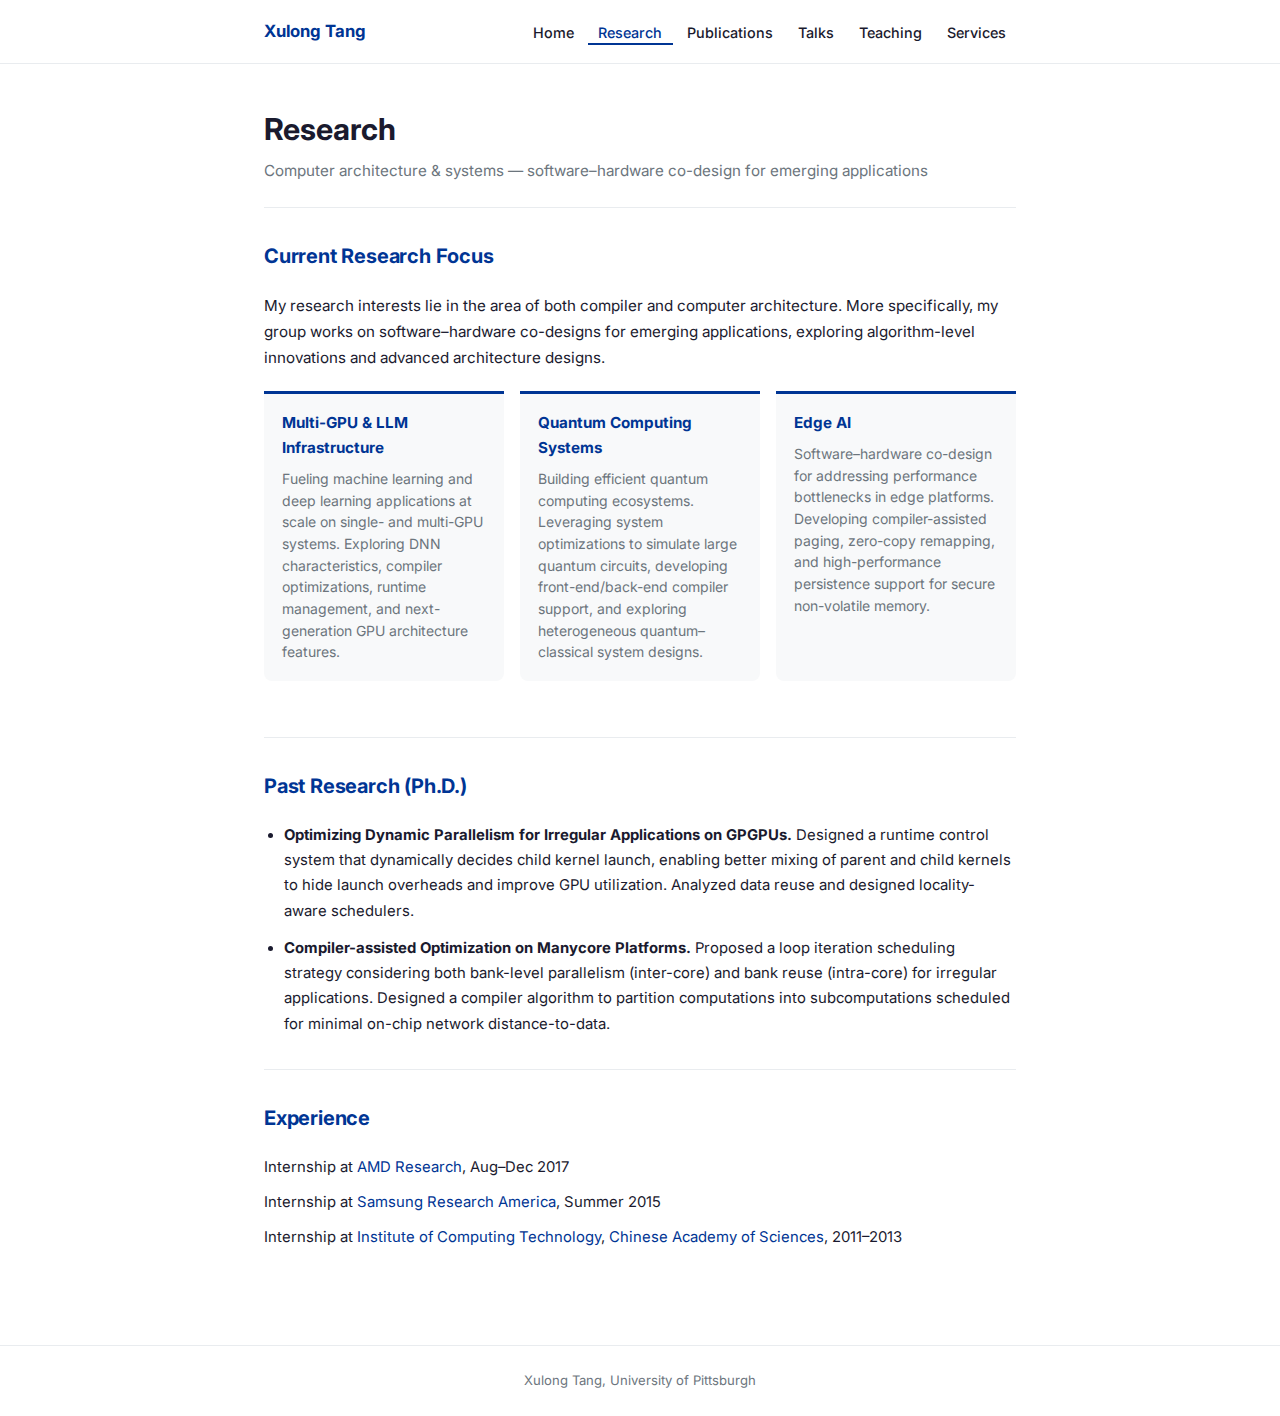
<file: research.html>
<!DOCTYPE html>
<html lang="en">
<head>
  <meta charset="UTF-8">
  <meta name="viewport" content="width=device-width, initial-scale=1.0">
  <title>Research — Xulong Tang</title>
  <link rel="preconnect" href="https://fonts.googleapis.com">
  <link rel="preconnect" href="https://fonts.gstatic.com" crossorigin>
  <link href="https://fonts.googleapis.com/css2?family=Inter:wght@400;500;600;700&display=swap" rel="stylesheet">
  <link rel="stylesheet" href="./css/main.css">
</head>
<body>

<nav class="site-nav">
  <div class="nav-inner">
    <a class="nav-brand" href="./index.html">Xulong Tang</a>
    <button class="nav-toggle" aria-label="Toggle navigation">
      <span></span><span></span><span></span>
    </button>
    <ul class="nav-links">
      <li><a href="./index.html">Home</a></li>
      <li><a href="./research.html">Research</a></li>
      <li><a href="./publications.html">Publications</a></li>
      <li><a href="./talks.html">Talks</a></li>
      <li><a href="./teaching.html">Teaching</a></li>
      <li><a href="./services.html">Services</a></li>
    </ul>
  </div>
</nav>

<main>
<div class="container">

  <div class="page-header">
    <h1>Research</h1>
    <p class="subtitle">Computer architecture &amp; systems — software&ndash;hardware co-design for emerging applications</p>
  </div>

  <section class="section">
    <h2 class="section-title">Current Research Focus</h2>
    <p style="margin-bottom:1.25rem;font-size:0.95rem;line-height:1.7;">
      My research interests lie in the area of both compiler and computer architecture. More specifically, my group works on
      software&ndash;hardware co-designs for emerging applications, exploring algorithm-level innovations and advanced architecture designs.
    </p>

    <div class="research-cards">
      <div class="research-card">
        <h3>Multi-GPU &amp; LLM Infrastructure</h3>
        <p>Fueling machine learning and deep learning applications at scale on single- and multi-GPU systems.
        Exploring DNN characteristics, compiler optimizations, runtime management, and next-generation GPU architecture features.</p>
      </div>
      <div class="research-card">
        <h3>Quantum Computing Systems</h3>
        <p>Building efficient quantum computing ecosystems. Leveraging system optimizations to simulate large quantum circuits,
        developing front-end/back-end compiler support, and exploring heterogeneous quantum&ndash;classical system designs.</p>
      </div>
      <div class="research-card">
        <h3>Edge AI</h3>
        <p>Software&ndash;hardware co-design for addressing performance bottlenecks in edge platforms.
        Developing compiler-assisted paging, zero-copy remapping, and high-performance persistence support for secure non-volatile memory.</p>
      </div>
    </div>
  </section>

  <section class="section">
    <h2 class="section-title">Past Research (Ph.D.)</h2>
    <ul style="list-style:disc;padding-left:1.25rem;font-size:0.93rem;line-height:1.7;display:flex;flex-direction:column;gap:0.75rem;">
      <li>
        <strong>Optimizing Dynamic Parallelism for Irregular Applications on GPGPUs.</strong>
        Designed a runtime control system that dynamically decides child kernel launch, enabling better mixing of parent and child kernels
        to hide launch overheads and improve GPU utilization. Analyzed data reuse and designed locality-aware schedulers.
      </li>
      <li>
        <strong>Compiler-assisted Optimization on Manycore Platforms.</strong>
        Proposed a loop iteration scheduling strategy considering both bank-level parallelism (inter-core) and bank reuse (intra-core) for
        irregular applications. Designed a compiler algorithm to partition computations into subcomputations scheduled for minimal
        on-chip network distance-to-data.
      </li>
    </ul>
  </section>

  <section class="section">
    <h2 class="section-title">Experience</h2>
    <ul style="list-style:none;display:flex;flex-direction:column;gap:0.65rem;">
      <li style="font-size:0.93rem;">
        Internship at <a href="https://www.amd.com/en-us/who-we-are/corporate-information/research" target="_blank">AMD Research</a>,
        Aug&ndash;Dec 2017
      </li>
      <li style="font-size:0.93rem;">
        Internship at <a href="http://www.sra.samsung.com/" target="_blank">Samsung Research America</a>,
        Summer 2015
      </li>
      <li style="font-size:0.93rem;">
        Internship at <a href="http://english.ict.cas.cn/" target="_blank">Institute of Computing Technology</a>,
        <a href="http://english.cas.cn/" target="_blank">Chinese Academy of Sciences</a>,
        2011&ndash;2013
      </li>
    </ul>
  </section>

</div>
</main>

<footer class="site-footer">
  <div class="container">
    <p>Xulong Tang, University of Pittsburgh</p>
  </div>
</footer>

<script src="./js/nav.js"></script>
</body>
</html>
</file>
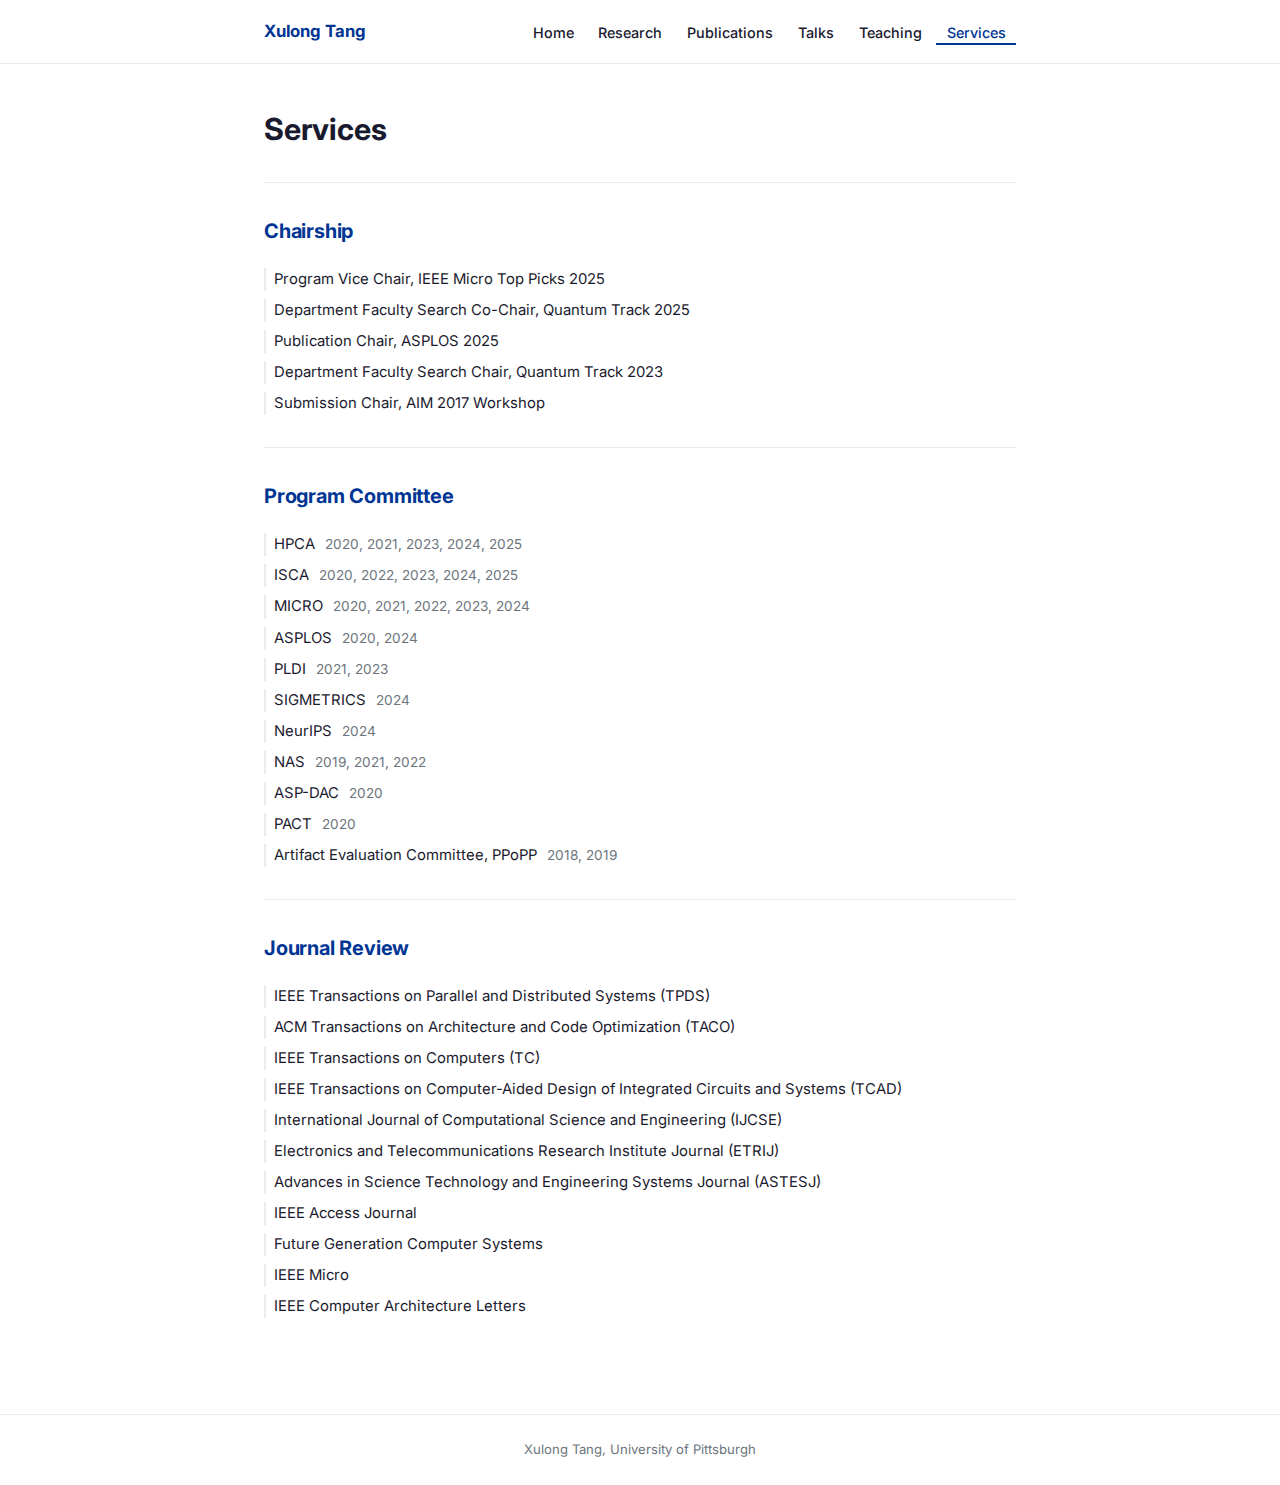
<file: services.html>
<!DOCTYPE html>
<html lang="en">
<head>
  <meta charset="UTF-8">
  <meta name="viewport" content="width=device-width, initial-scale=1.0">
  <title>Services — Xulong Tang</title>
  <link rel="preconnect" href="https://fonts.googleapis.com">
  <link rel="preconnect" href="https://fonts.gstatic.com" crossorigin>
  <link href="https://fonts.googleapis.com/css2?family=Inter:wght@400;500;600;700&display=swap" rel="stylesheet">
  <link rel="stylesheet" href="./css/main.css">
</head>
<body>

<nav class="site-nav">
  <div class="nav-inner">
    <a class="nav-brand" href="./index.html">Xulong Tang</a>
    <button class="nav-toggle" aria-label="Toggle navigation">
      <span></span><span></span><span></span>
    </button>
    <ul class="nav-links">
      <li><a href="./index.html">Home</a></li>
      <li><a href="./research.html">Research</a></li>
      <li><a href="./publications.html">Publications</a></li>
      <li><a href="./talks.html">Talks</a></li>
      <li><a href="./teaching.html">Teaching</a></li>
      <li><a href="./services.html">Services</a></li>
    </ul>
  </div>
</nav>

<main>
<div class="container">

  <div class="page-header">
    <h1>Services</h1>
  </div>

  <section class="section">
    <h2 class="section-title">Chairship</h2>
    <ul class="service-list">
      <li>Program Vice Chair, IEEE Micro Top Picks 2025</li>
      <li>Department Faculty Search Co-Chair, Quantum Track 2025</li>
      <li>Publication Chair, ASPLOS 2025</li>
      <li>Department Faculty Search Chair, Quantum Track 2023</li>
      <li>Submission Chair, AIM 2017 Workshop</li>
    </ul>
  </section>

  <section class="section">
    <h2 class="section-title">Program Committee</h2>
    <ul class="service-list">
      <li>HPCA <span class="year-range">2020, 2021, 2023, 2024, 2025</span></li>
      <li>ISCA <span class="year-range">2020, 2022, 2023, 2024, 2025</span></li>
      <li>MICRO <span class="year-range">2020, 2021, 2022, 2023, 2024</span></li>
      <li>ASPLOS <span class="year-range">2020, 2024</span></li>
      <li>PLDI <span class="year-range">2021, 2023</span></li>
      <li>SIGMETRICS <span class="year-range">2024</span></li>
      <li>NeurIPS <span class="year-range">2024</span></li>
      <li>NAS <span class="year-range">2019, 2021, 2022</span></li>
      <li>ASP-DAC <span class="year-range">2020</span></li>
      <li>PACT <span class="year-range">2020</span></li>
      <li>Artifact Evaluation Committee, PPoPP <span class="year-range">2018, 2019</span></li>
    </ul>
  </section>

  <section class="section">
    <h2 class="section-title">Journal Review</h2>
    <ul class="service-list">
      <li>IEEE Transactions on Parallel and Distributed Systems (TPDS)</li>
      <li>ACM Transactions on Architecture and Code Optimization (TACO)</li>
      <li>IEEE Transactions on Computers (TC)</li>
      <li>IEEE Transactions on Computer-Aided Design of Integrated Circuits and Systems (TCAD)</li>
      <li>International Journal of Computational Science and Engineering (IJCSE)</li>
      <li>Electronics and Telecommunications Research Institute Journal (ETRIJ)</li>
      <li>Advances in Science Technology and Engineering Systems Journal (ASTESJ)</li>
      <li>IEEE Access Journal</li>
      <li>Future Generation Computer Systems</li>
      <li>IEEE Micro</li>
      <li>IEEE Computer Architecture Letters</li>
    </ul>
  </section>

</div>
</main>

<footer class="site-footer">
  <div class="container">
    <p>Xulong Tang, University of Pittsburgh</p>
  </div>
</footer>

<script src="./js/nav.js"></script>
</body>
</html>
</file>
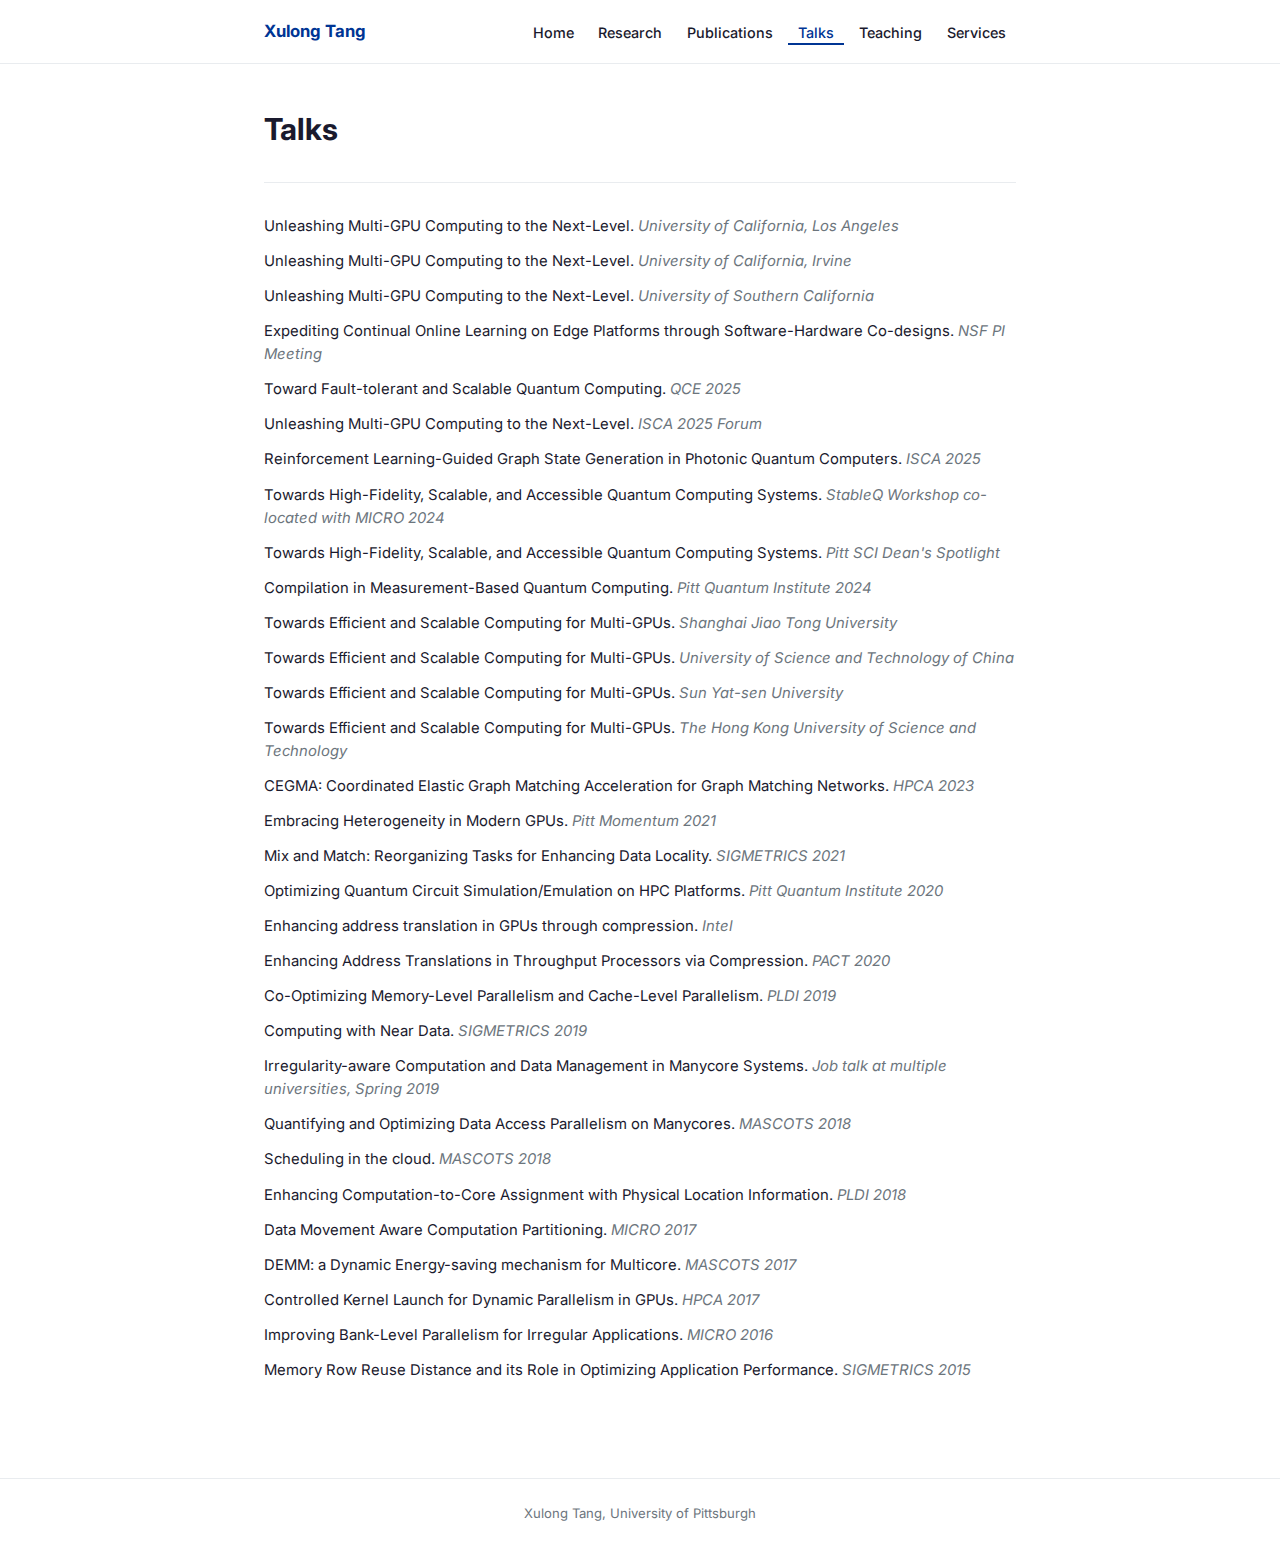
<file: talks.html>
<!DOCTYPE html>
<html lang="en">
<head>
  <meta charset="UTF-8">
  <meta name="viewport" content="width=device-width, initial-scale=1.0">
  <title>Talks — Xulong Tang</title>
  <link rel="preconnect" href="https://fonts.googleapis.com">
  <link rel="preconnect" href="https://fonts.gstatic.com" crossorigin>
  <link href="https://fonts.googleapis.com/css2?family=Inter:wght@400;500;600;700&display=swap" rel="stylesheet">
  <link rel="stylesheet" href="./css/main.css">
</head>
<body>

<nav class="site-nav">
  <div class="nav-inner">
    <a class="nav-brand" href="./index.html">Xulong Tang</a>
    <button class="nav-toggle" aria-label="Toggle navigation">
      <span></span><span></span><span></span>
    </button>
    <ul class="nav-links">
      <li><a href="./index.html">Home</a></li>
      <li><a href="./research.html">Research</a></li>
      <li><a href="./publications.html">Publications</a></li>
      <li><a href="./talks.html">Talks</a></li>
      <li><a href="./teaching.html">Teaching</a></li>
      <li><a href="./services.html">Services</a></li>
    </ul>
  </div>
</nav>

<main>
<div class="container">

  <div class="page-header">
    <h1>Talks</h1>
  </div>

  <section class="section">
    <ul class="talks-list">
      <li class="talk-item">
        Unleashing Multi-GPU Computing to the Next-Level.
        <span class="talk-venue">University of California, Los Angeles</span>
      </li>
      <li class="talk-item">
        Unleashing Multi-GPU Computing to the Next-Level.
        <span class="talk-venue">University of California, Irvine</span>
      </li>
      <li class="talk-item">
        Unleashing Multi-GPU Computing to the Next-Level.
        <span class="talk-venue">University of Southern California</span>
      </li>
      <li class="talk-item">
        Expediting Continual Online Learning on Edge Platforms through Software-Hardware Co-designs.
        <span class="talk-venue">NSF PI Meeting</span>
      </li>
      <li class="talk-item">
        Toward Fault-tolerant and Scalable Quantum Computing.
        <span class="talk-venue">QCE 2025</span>
      </li>
      <li class="talk-item">
        Unleashing Multi-GPU Computing to the Next-Level.
        <span class="talk-venue">ISCA 2025 Forum</span>
      </li>
      <li class="talk-item">
        Reinforcement Learning-Guided Graph State Generation in Photonic Quantum Computers.
        <span class="talk-venue">ISCA 2025</span>
      </li>
      <li class="talk-item">
        Towards High-Fidelity, Scalable, and Accessible Quantum Computing Systems.
        <span class="talk-venue">StableQ Workshop co-located with MICRO 2024</span>
      </li>
      <li class="talk-item">
        Towards High-Fidelity, Scalable, and Accessible Quantum Computing Systems.
        <span class="talk-venue">Pitt SCI Dean's Spotlight</span>
      </li>
      <li class="talk-item">
        Compilation in Measurement-Based Quantum Computing.
        <span class="talk-venue">Pitt Quantum Institute 2024</span>
      </li>
      <li class="talk-item">
        Towards Efficient and Scalable Computing for Multi-GPUs.
        <span class="talk-venue">Shanghai Jiao Tong University</span>
      </li>
      <li class="talk-item">
        Towards Efficient and Scalable Computing for Multi-GPUs.
        <span class="talk-venue">University of Science and Technology of China</span>
      </li>
      <li class="talk-item">
        Towards Efficient and Scalable Computing for Multi-GPUs.
        <span class="talk-venue">Sun Yat-sen University</span>
      </li>
      <li class="talk-item">
        Towards Efficient and Scalable Computing for Multi-GPUs.
        <span class="talk-venue">The Hong Kong University of Science and Technology</span>
      </li>
      <li class="talk-item">
        CEGMA: Coordinated Elastic Graph Matching Acceleration for Graph Matching Networks.
        <span class="talk-venue">HPCA 2023</span>
      </li>
      <li class="talk-item">
        Embracing Heterogeneity in Modern GPUs.
        <span class="talk-venue">Pitt Momentum 2021</span>
      </li>
      <li class="talk-item">
        Mix and Match: Reorganizing Tasks for Enhancing Data Locality.
        <span class="talk-venue">SIGMETRICS 2021</span>
      </li>
      <li class="talk-item">
        Optimizing Quantum Circuit Simulation/Emulation on HPC Platforms.
        <span class="talk-venue">Pitt Quantum Institute 2020</span>
      </li>
      <li class="talk-item">
        Enhancing address translation in GPUs through compression.
        <span class="talk-venue">Intel</span>
      </li>
      <li class="talk-item">
        Enhancing Address Translations in Throughput Processors via Compression.
        <span class="talk-venue">PACT 2020</span>
      </li>
      <li class="talk-item">
        Co-Optimizing Memory-Level Parallelism and Cache-Level Parallelism.
        <span class="talk-venue">PLDI 2019</span>
      </li>
      <li class="talk-item">
        Computing with Near Data.
        <span class="talk-venue">SIGMETRICS 2019</span>
      </li>
      <li class="talk-item">
        Irregularity-aware Computation and Data Management in Manycore Systems.
        <span class="talk-venue">Job talk at multiple universities, Spring 2019</span>
      </li>
      <li class="talk-item">
        Quantifying and Optimizing Data Access Parallelism on Manycores.
        <span class="talk-venue">MASCOTS 2018</span>
      </li>
      <li class="talk-item">
        Scheduling in the cloud.
        <span class="talk-venue">MASCOTS 2018</span>
      </li>
      <li class="talk-item">
        Enhancing Computation-to-Core Assignment with Physical Location Information.
        <span class="talk-venue">PLDI 2018</span>
      </li>
      <li class="talk-item">
        Data Movement Aware Computation Partitioning.
        <span class="talk-venue">MICRO 2017</span>
      </li>
      <li class="talk-item">
        DEMM: a Dynamic Energy-saving mechanism for Multicore.
        <span class="talk-venue">MASCOTS 2017</span>
      </li>
      <li class="talk-item">
        Controlled Kernel Launch for Dynamic Parallelism in GPUs.
        <span class="talk-venue">HPCA 2017</span>
      </li>
      <li class="talk-item">
        Improving Bank-Level Parallelism for Irregular Applications.
        <span class="talk-venue">MICRO 2016</span>
      </li>
      <li class="talk-item">
        Memory Row Reuse Distance and its Role in Optimizing Application Performance.
        <span class="talk-venue">SIGMETRICS 2015</span>
      </li>
    </ul>
  </section>

</div>
</main>

<footer class="site-footer">
  <div class="container">
    <p>Xulong Tang, University of Pittsburgh</p>
  </div>
</footer>

<script src="./js/nav.js"></script>
</body>
</html>
</file>
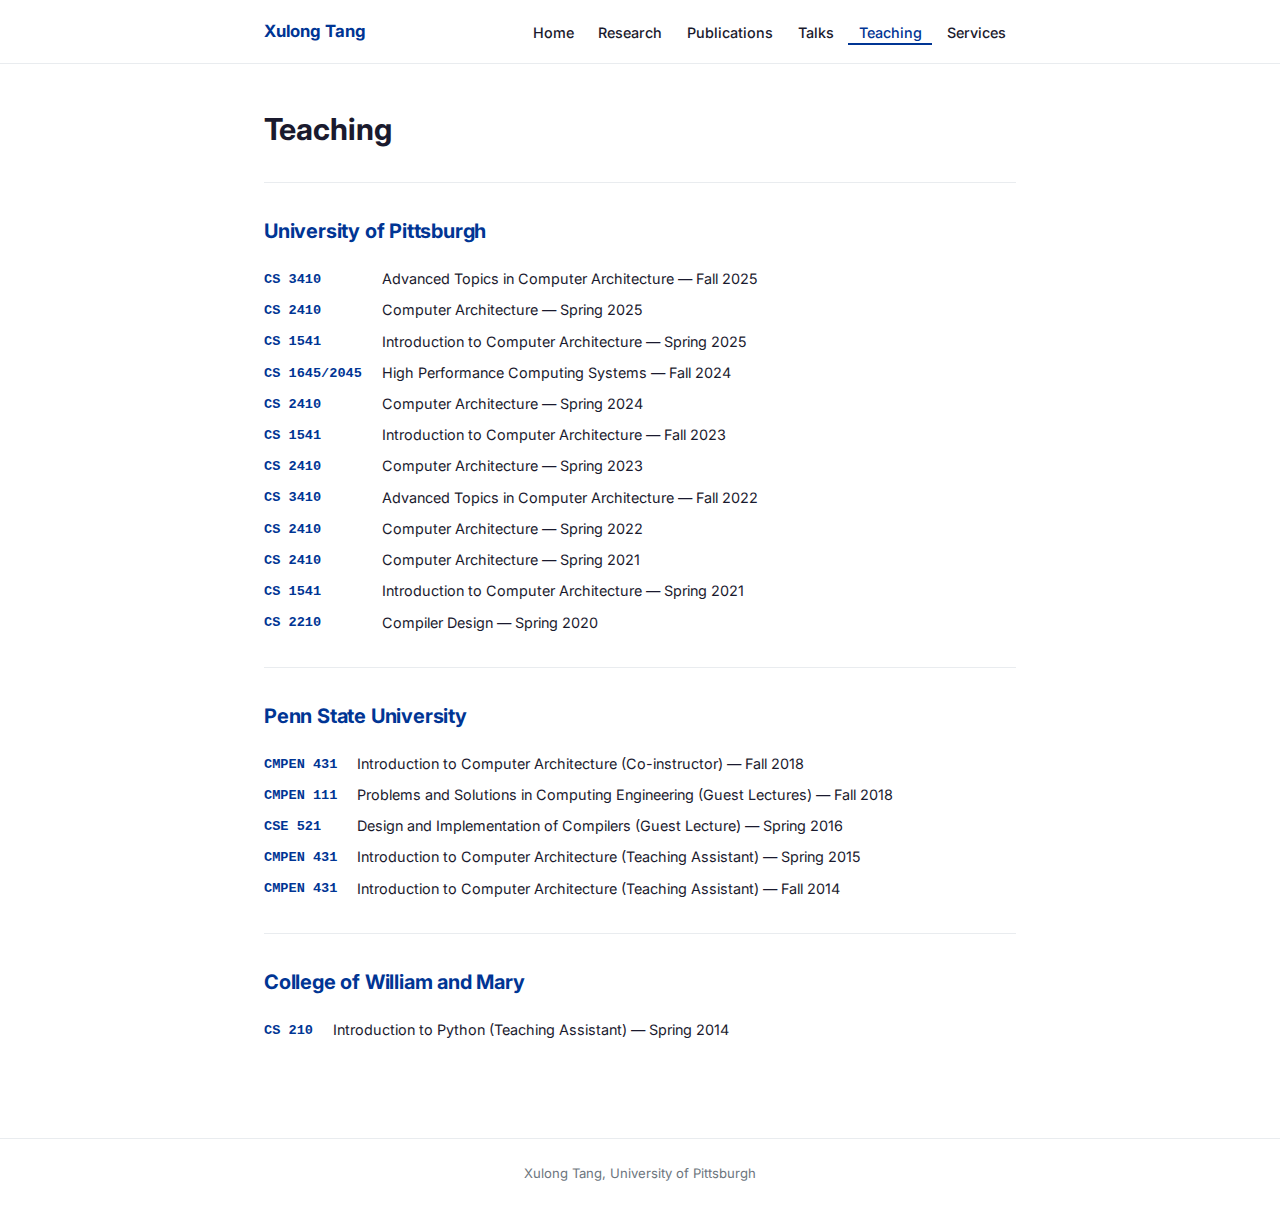
<file: teaching.html>
<!DOCTYPE html>
<html lang="en">
<head>
  <meta charset="UTF-8">
  <meta name="viewport" content="width=device-width, initial-scale=1.0">
  <title>Teaching — Xulong Tang</title>
  <link rel="preconnect" href="https://fonts.googleapis.com">
  <link rel="preconnect" href="https://fonts.gstatic.com" crossorigin>
  <link href="https://fonts.googleapis.com/css2?family=Inter:wght@400;500;600;700&display=swap" rel="stylesheet">
  <link rel="stylesheet" href="./css/main.css">
</head>
<body>

<nav class="site-nav">
  <div class="nav-inner">
    <a class="nav-brand" href="./index.html">Xulong Tang</a>
    <button class="nav-toggle" aria-label="Toggle navigation">
      <span></span><span></span><span></span>
    </button>
    <ul class="nav-links">
      <li><a href="./index.html">Home</a></li>
      <li><a href="./research.html">Research</a></li>
      <li><a href="./publications.html">Publications</a></li>
      <li><a href="./talks.html">Talks</a></li>
      <li><a href="./teaching.html">Teaching</a></li>
      <li><a href="./services.html">Services</a></li>
    </ul>
  </div>
</nav>

<main>
<div class="container">

  <div class="page-header">
    <h1>Teaching</h1>
  </div>

  <section class="section">
    <h2 class="section-title">University of Pittsburgh</h2>
    <ul class="teaching-list">
      <li>
        <span class="course-code">CS 3410</span>
        <span class="course-desc">Advanced Topics in Computer Architecture &mdash; Fall 2025</span>
      </li>
      <li>
        <span class="course-code">CS 2410</span>
        <span class="course-desc">Computer Architecture &mdash; Spring 2025</span>
      </li>
      <li>
        <span class="course-code">CS 1541</span>
        <span class="course-desc">Introduction to Computer Architecture &mdash; Spring 2025</span>
      </li>
      <li>
        <span class="course-code">CS 1645/2045</span>
        <span class="course-desc">High Performance Computing Systems &mdash; Fall 2024</span>
      </li>
      <li>
        <span class="course-code">CS 2410</span>
        <span class="course-desc">Computer Architecture &mdash; Spring 2024</span>
      </li>
      <li>
        <span class="course-code">CS 1541</span>
        <span class="course-desc">Introduction to Computer Architecture &mdash; Fall 2023</span>
      </li>
      <li>
        <span class="course-code">CS 2410</span>
        <span class="course-desc">Computer Architecture &mdash; Spring 2023</span>
      </li>
      <li>
        <span class="course-code">CS 3410</span>
        <span class="course-desc">Advanced Topics in Computer Architecture &mdash; Fall 2022</span>
      </li>
      <li>
        <span class="course-code">CS 2410</span>
        <span class="course-desc">Computer Architecture &mdash; Spring 2022</span>
      </li>
      <li>
        <span class="course-code">CS 2410</span>
        <span class="course-desc">Computer Architecture &mdash; Spring 2021</span>
      </li>
      <li>
        <span class="course-code">CS 1541</span>
        <span class="course-desc">Introduction to Computer Architecture &mdash; Spring 2021</span>
      </li>
      <li>
        <span class="course-code">CS 2210</span>
        <span class="course-desc">Compiler Design &mdash; Spring 2020</span>
      </li>
    </ul>
  </section>

  <section class="section">
    <h2 class="section-title">Penn State University</h2>
    <ul class="teaching-list">
      <li>
        <span class="course-code">CMPEN 431</span>
        <span class="course-desc">Introduction to Computer Architecture (Co-instructor) &mdash; Fall 2018</span>
      </li>
      <li>
        <span class="course-code">CMPEN 111</span>
        <span class="course-desc">Problems and Solutions in Computing Engineering (Guest Lectures) &mdash; Fall 2018</span>
      </li>
      <li>
        <span class="course-code">CSE 521</span>
        <span class="course-desc">Design and Implementation of Compilers (Guest Lecture) &mdash; Spring 2016</span>
      </li>
      <li>
        <span class="course-code">CMPEN 431</span>
        <span class="course-desc">Introduction to Computer Architecture (Teaching Assistant) &mdash; Spring 2015</span>
      </li>
      <li>
        <span class="course-code">CMPEN 431</span>
        <span class="course-desc">Introduction to Computer Architecture (Teaching Assistant) &mdash; Fall 2014</span>
      </li>
    </ul>
  </section>

  <section class="section">
    <h2 class="section-title">College of William and Mary</h2>
    <ul class="teaching-list">
      <li>
        <span class="course-code">CS 210</span>
        <span class="course-desc">Introduction to Python (Teaching Assistant) &mdash; Spring 2014</span>
      </li>
    </ul>
  </section>

</div>
</main>

<footer class="site-footer">
  <div class="container">
    <p>Xulong Tang, University of Pittsburgh</p>
  </div>
</footer>

<script src="./js/nav.js"></script>
</body>
</html>
</file>
<file: css/main.css>
/* ============================================================
   Xulong Tang Academic Site — Modern Minimalist CSS
   ============================================================ */

:root {
  --color-bg:          #ffffff;
  --color-surface:     #f8f9fa;
  --color-border:      #e9ecef;
  --color-text:        #1a1a2e;
  --color-text-muted:  #6c757d;
  --color-accent:      #003594;   /* Pitt Blue */
  --color-accent-light:#e8f0fe;
  --color-venue:       #b5190c;   /* firebrick for venue badges */
  --font-sans: 'Inter', system-ui, -apple-system, sans-serif;
  --max-width: 800px;
  --nav-height: 64px;
}

/* ── Reset & Base ─────────────────────────────────────────── */
*, *::before, *::after { box-sizing: border-box; margin: 0; padding: 0; }

html { font-size: 16px; scroll-behavior: smooth; }

body {
  font-family: var(--font-sans);
  color: var(--color-text);
  background: var(--color-bg);
  line-height: 1.65;
  -webkit-font-smoothing: antialiased;
}

a { color: var(--color-accent); text-decoration: none; }
a:hover { text-decoration: underline; }

/* ── Layout Container ─────────────────────────────────────── */
.container {
  max-width: var(--max-width);
  margin: 0 auto;
  padding: 0 1.5rem;
}

/* ── Navigation ───────────────────────────────────────────── */
.site-nav {
  position: sticky;
  top: 0;
  z-index: 100;
  height: var(--nav-height);
  background: var(--color-bg);
  border-bottom: 1px solid var(--color-border);
  display: flex;
  align-items: center;
}

.nav-inner {
  max-width: var(--max-width);
  margin: 0 auto;
  padding: 0 1.5rem;
  width: 100%;
  display: flex;
  align-items: center;
  justify-content: space-between;
}

.nav-brand {
  font-weight: 700;
  font-size: 1.05rem;
  color: var(--color-accent);
  text-decoration: none;
  white-space: nowrap;
}
.nav-brand:hover { text-decoration: none; opacity: 0.85; }

.nav-links {
  display: flex;
  align-items: center;
  gap: 0.25rem;
  list-style: none;
}

.nav-links a {
  font-size: 0.9rem;
  font-weight: 500;
  color: var(--color-text);
  padding: 0.35rem 0.65rem;
  border-radius: 4px;
  text-decoration: none;
  transition: color 0.15s, background 0.15s;
}
.nav-links a:hover {
  color: var(--color-accent);
  background: var(--color-accent-light);
}
.nav-links a.active {
  color: var(--color-accent);
  border-bottom: 2px solid var(--color-accent);
  border-radius: 0;
  padding-bottom: 0.2rem;
}

/* hamburger */
.nav-toggle {
  display: none;
  background: none;
  border: none;
  cursor: pointer;
  padding: 0.4rem;
  flex-direction: column;
  gap: 5px;
}
.nav-toggle span {
  display: block;
  width: 22px;
  height: 2px;
  background: var(--color-text);
  border-radius: 2px;
  transition: transform 0.2s;
}

/* ── Hero Section ─────────────────────────────────────────── */
.hero {
  padding: 3.5rem 0 2.5rem;
}

.hero-inner {
  display: flex;
  gap: 2.5rem;
  align-items: flex-start;
}

.hero-photo {
  flex-shrink: 0;
}
.hero-photo img {
  width: 200px;
  height: auto;
  border-radius: 10px;
  object-fit: cover;
  display: block;
}

.hero-content {
  flex: 1;
  min-width: 0;
}

.hero-name {
  font-size: 2.25rem;
  font-weight: 700;
  color: var(--color-text);
  line-height: 1.1;
  margin-bottom: 0.25rem;
}

.hero-title {
  font-size: 1rem;
  color: var(--color-text-muted);
  font-weight: 500;
  margin-bottom: 1rem;
}

.hero-bio {
  font-size: 0.97rem;
  line-height: 1.7;
  margin-bottom: 1rem;
}

.hero-contact {
  font-size: 0.9rem;
  color: var(--color-text-muted);
  margin-bottom: 1.25rem;
  line-height: 1.6;
}
.hero-contact strong { color: var(--color-text); }
.hero-contact a { color: var(--color-accent); }

.hero-links {
  display: flex;
  flex-wrap: wrap;
  gap: 0.6rem;
}

.btn {
  display: inline-block;
  font-size: 0.85rem;
  font-weight: 600;
  padding: 0.45rem 1rem;
  border-radius: 6px;
  text-decoration: none;
  border: 1.5px solid var(--color-accent);
  color: var(--color-accent);
  background: transparent;
  transition: background 0.15s, color 0.15s;
  white-space: nowrap;
}
.btn:hover {
  background: var(--color-accent);
  color: #fff;
  text-decoration: none;
}

/* ── Alert / Recruitment Notice ───────────────────────────── */
.alert {
  background: #fff8e1;
  border-left: 4px solid #f5a623;
  border-radius: 6px;
  padding: 1rem 1.25rem;
  margin-bottom: 2.5rem;
  font-size: 0.95rem;
  line-height: 1.6;
}

/* ── Section Layout ───────────────────────────────────────── */
.section {
  padding: 2rem 0;
  border-top: 1px solid var(--color-border);
}

.section-title {
  font-size: 1.25rem;
  font-weight: 700;
  color: var(--color-accent);
  margin-bottom: 1.25rem;
  letter-spacing: -0.01em;
}

/* Inner page header */
.page-header {
  padding: 2.5rem 0 1.5rem;
}
.page-header h1 {
  font-size: 1.9rem;
  font-weight: 700;
  color: var(--color-text);
  margin-bottom: 0.25rem;
}
.page-header .subtitle {
  color: var(--color-text-muted);
  font-size: 0.95rem;
}

/* ── News Grid ────────────────────────────────────────────── */
.news-list {
  display: grid;
  grid-template-columns: auto 1fr;
  gap: 0.55rem 1rem;
  list-style: none;
}
.news-list li {
  display: contents;
}
.news-date {
  font-size: 0.82rem;
  color: var(--color-text-muted);
  white-space: nowrap;
  font-variant-numeric: tabular-nums;
  padding-top: 0.05rem;
}
.news-text {
  font-size: 0.93rem;
  line-height: 1.55;
}

/* ── Student / Alumni Cards ───────────────────────────────── */
.card-grid {
  display: grid;
  grid-template-columns: repeat(auto-fill, minmax(200px, 1fr));
  gap: 0.75rem;
}

.student-card {
  background: var(--color-surface);
  border: 1px solid var(--color-border);
  border-radius: 8px;
  padding: 0.85rem 1rem;
  font-size: 0.9rem;
}
.student-card a {
  font-weight: 600;
  color: var(--color-accent);
}
.student-card .card-role {
  color: var(--color-text-muted);
  font-size: 0.82rem;
  margin-top: 0.1rem;
}
.student-card .card-note {
  color: var(--color-text-muted);
  font-size: 0.8rem;
  margin-top: 0.2rem;
}

/* Alumni grid */
.alumni-grid {
  display: grid;
  grid-template-columns: repeat(auto-fill, minmax(220px, 1fr));
  gap: 0.65rem;
}
.alumni-card {
  background: var(--color-surface);
  border: 1px solid var(--color-border);
  border-radius: 8px;
  padding: 0.75rem 1rem;
  font-size: 0.875rem;
}
.alumni-card a { font-weight: 600; color: var(--color-accent); }
.alumni-card .card-role { color: var(--color-text-muted); font-size: 0.8rem; margin-top: 0.1rem; }
.alumni-card .card-note { color: var(--color-text-muted); font-size: 0.78rem; margin-top: 0.15rem; }

/* ── Publication Items ────────────────────────────────────── */
.pub-list {
  list-style: none;
  display: flex;
  flex-direction: column;
  gap: 1.1rem;
}

.pub-item {}

/* Inline variant: badge left, title right on same line (used on index.html) */
.pub-list-inline .pub-item {
  display: grid;
  grid-template-columns: auto 1fr;
  gap: 0 0.85rem;
  align-items: start;
}
.pub-list-inline .venue-badge {
  margin-bottom: 0;
  margin-top: 0.15rem;
}
.pub-list-inline .pub-body {
  padding-top: 0.15rem;
}

.venue-badge {
  display: inline-block;
  font-size: 0.75rem;
  font-weight: 700;
  color: var(--color-venue);
  background: #fff0ef;
  border: 1px solid #f5c6c2;
  border-radius: 4px;
  padding: 0.15rem 0.45rem;
  white-space: nowrap;
  letter-spacing: 0.01em;
  margin-bottom: 0.35rem;
}

.pub-body {}
.pub-title {
  font-style: italic;
  font-size: 0.95rem;
  font-weight: 500;
  line-height: 1.45;
  color: var(--color-text);
}
.pub-title a { color: inherit; }
.pub-title a:hover { color: var(--color-accent); text-decoration: underline; }

.pub-authors {
  font-size: 0.85rem;
  color: var(--color-text-muted);
  margin-top: 0.2rem;
  line-height: 1.5;
}
.pub-authors strong { color: var(--color-text); font-weight: 700; }
.author-student { background: #ffffc2; padding: 0 2px; border-radius: 2px; }

.pub-venue {
  font-size: 0.82rem;
  color: var(--color-text-muted);
  margin-top: 0.1rem;
}

/* Year headings in publications page */
.year-heading {
  font-size: 1.15rem;
  font-weight: 700;
  color: var(--color-text);
  margin-top: 2rem;
  margin-bottom: 0.85rem;
  padding-bottom: 0.3rem;
  border-bottom: 2px solid var(--color-border);
}

.full-pub-link {
  display: inline-block;
  font-size: 0.85rem;
  margin-left: 0.5rem;
  font-weight: 400;
}

/* ── Research Cards ───────────────────────────────────────── */
.research-cards {
  display: grid;
  grid-template-columns: repeat(auto-fill, minmax(220px, 1fr));
  gap: 1rem;
  margin-bottom: 1.5rem;
}
.research-card {
  border-top: 3px solid var(--color-accent);
  background: var(--color-surface);
  border-radius: 0 0 8px 8px;
  padding: 1rem 1.1rem 1.1rem;
}
.research-card h3 {
  font-size: 0.95rem;
  font-weight: 700;
  color: var(--color-accent);
  margin-bottom: 0.5rem;
}
.research-card p {
  font-size: 0.875rem;
  color: var(--color-text-muted);
  line-height: 1.55;
}

/* ── Teaching List ────────────────────────────────────────── */
.teaching-list {
  list-style: none;
  display: grid;
  grid-template-columns: auto 1fr;
  gap: 0.5rem 1.25rem;
}
.teaching-list li { display: contents; }
.course-code {
  font-family: 'Courier New', monospace;
  font-size: 0.85rem;
  font-weight: 700;
  color: var(--color-accent);
  white-space: nowrap;
  padding-top: 0.05rem;
}
.course-desc {
  font-size: 0.9rem;
  line-height: 1.5;
}

/* ── Talks List ───────────────────────────────────────────── */
.talks-list {
  list-style: none;
  display: flex;
  flex-direction: column;
  gap: 0.75rem;
}
.talk-item {
  font-size: 0.93rem;
  line-height: 1.55;
}
.talk-venue {
  color: var(--color-text-muted);
  font-style: italic;
}

/* ── Service Lists ────────────────────────────────────────── */
.service-list {
  list-style: none;
  display: flex;
  flex-direction: column;
  gap: 0.5rem;
}
.service-list li {
  font-size: 0.93rem;
  line-height: 1.55;
  padding-left: 0.5rem;
  border-left: 2px solid var(--color-border);
}
.service-list li .year-range {
  color: var(--color-text-muted);
  font-size: 0.85rem;
  margin-left: 0.35rem;
}

/* ── Footer ───────────────────────────────────────────────── */
.site-footer {
  margin-top: 4rem;
  border-top: 1px solid var(--color-border);
  padding: 1.5rem 0;
  font-size: 0.82rem;
  color: var(--color-text-muted);
  text-align: center;
}

/* ── Responsive ───────────────────────────────────────────── */
@media (max-width: 768px) {
  .nav-toggle { display: flex; }

  .nav-links {
    display: none;
    flex-direction: column;
    align-items: flex-start;
    position: absolute;
    top: var(--nav-height);
    left: 0;
    right: 0;
    background: var(--color-bg);
    border-bottom: 1px solid var(--color-border);
    padding: 0.75rem 1.5rem 1rem;
    gap: 0.1rem;
    box-shadow: 0 4px 12px rgba(0,0,0,0.08);
  }
  .nav-links.open { display: flex; }
  .nav-links a { width: 100%; padding: 0.55rem 0.5rem; }
  .nav-links a.active { border-bottom: none; border-left: 3px solid var(--color-accent); padding-left: 0.75rem; border-radius: 0; }

  .hero-inner { flex-direction: column; align-items: center; text-align: center; gap: 1.5rem; }
  .hero-links { justify-content: center; }
  .hero-photo img { width: 150px; }

  .venue-badge { margin-bottom: 0.2rem; }

  .card-grid { grid-template-columns: repeat(auto-fill, minmax(160px, 1fr)); }
  .alumni-grid { grid-template-columns: repeat(auto-fill, minmax(180px, 1fr)); }
}

@media (max-width: 480px) {
  .hero-name { font-size: 1.75rem; }
  .card-grid { grid-template-columns: 1fr 1fr; }
  .alumni-grid { grid-template-columns: 1fr 1fr; }
  .news-list { grid-template-columns: 1fr; gap: 0.75rem; }
  .news-date { font-size: 0.78rem; }
  .teaching-list { grid-template-columns: 1fr; gap: 0.4rem; }
  .course-code { font-size: 0.8rem; }
}

@media print {
  .site-nav, .site-footer { display: none; }
}
</file>
